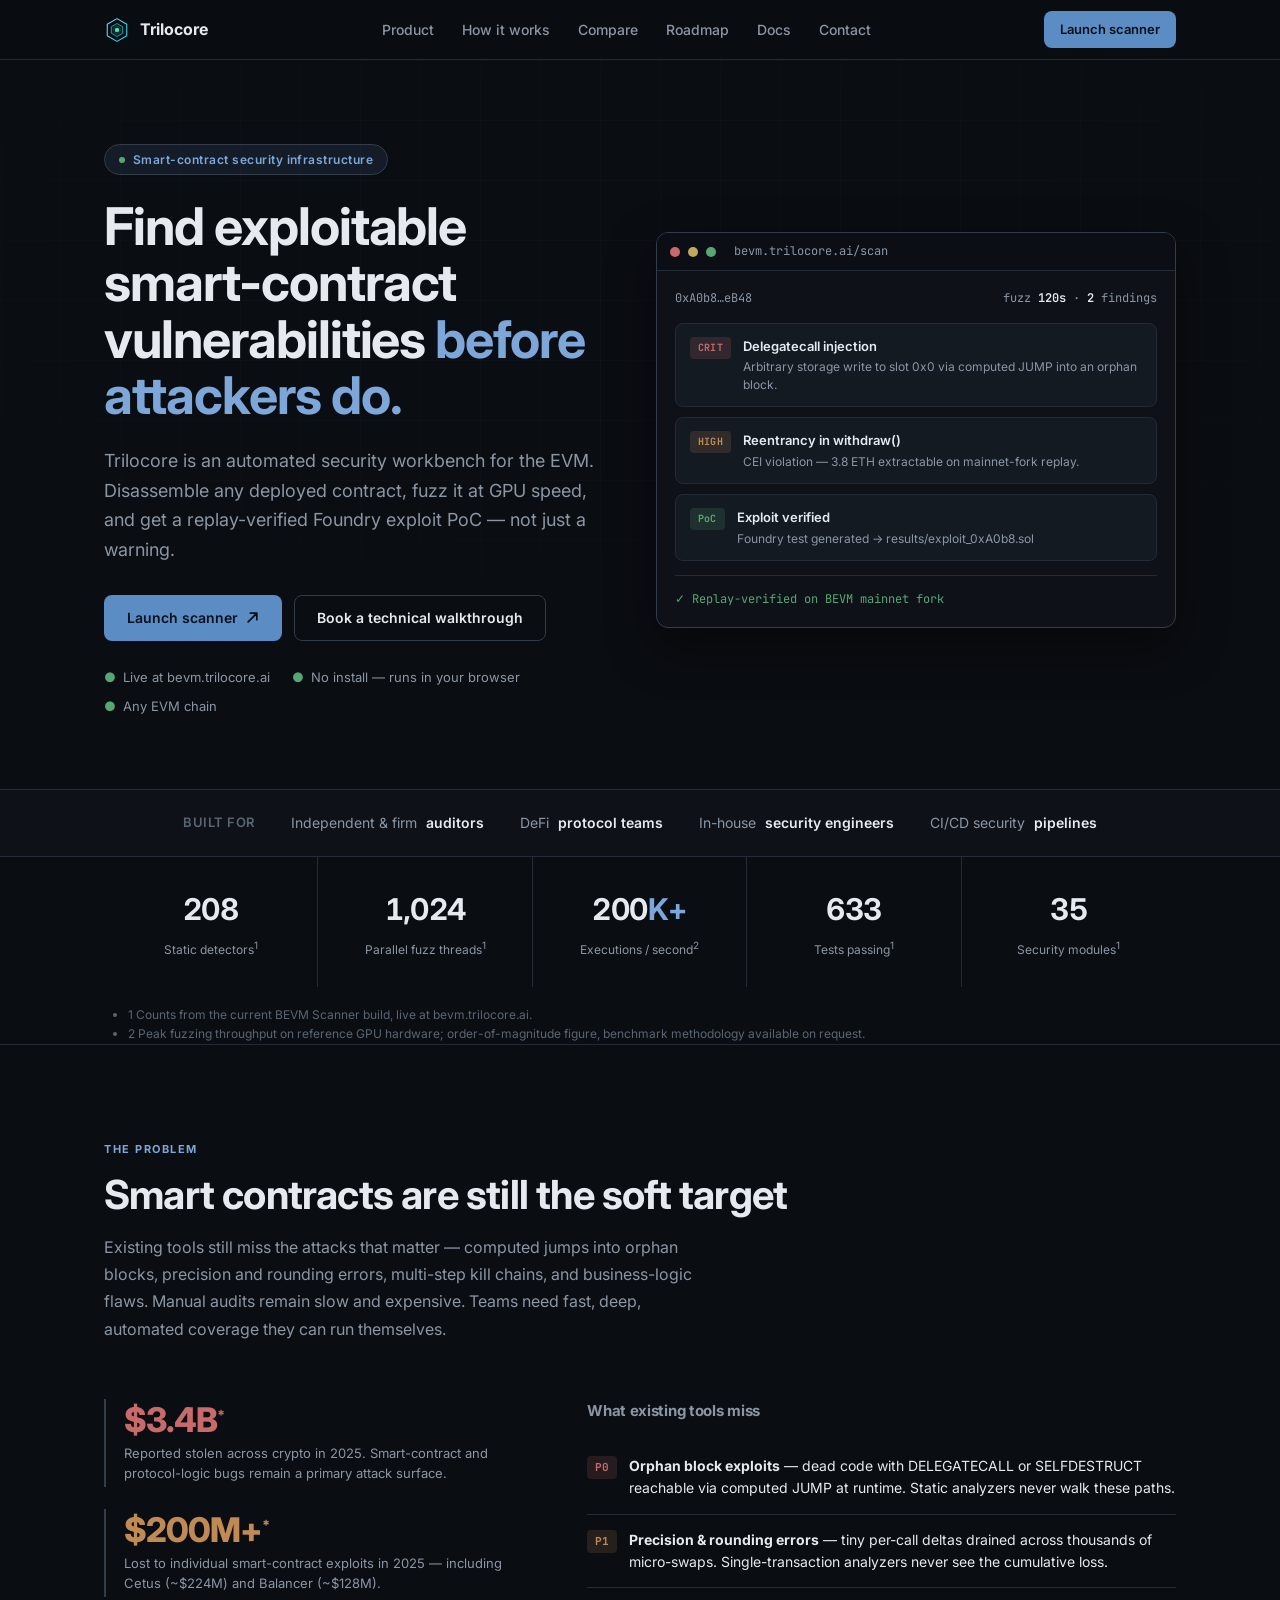
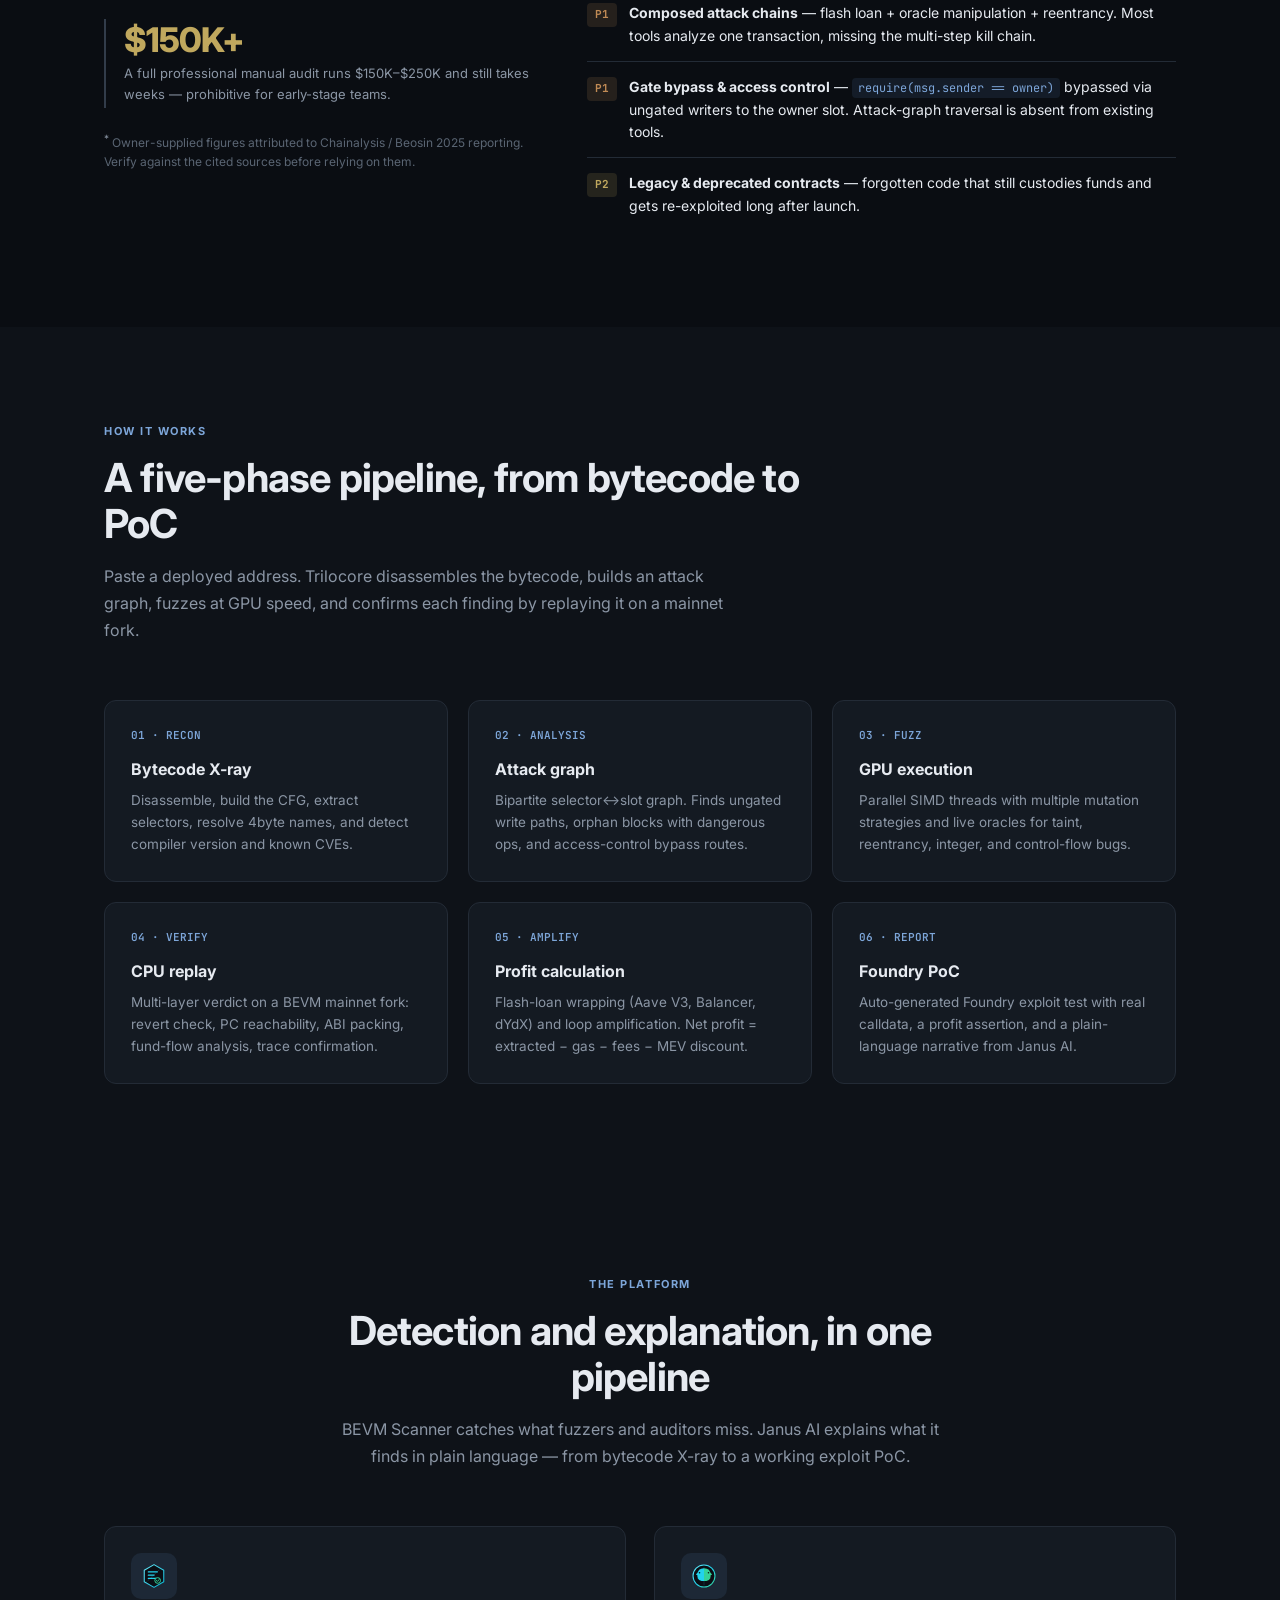
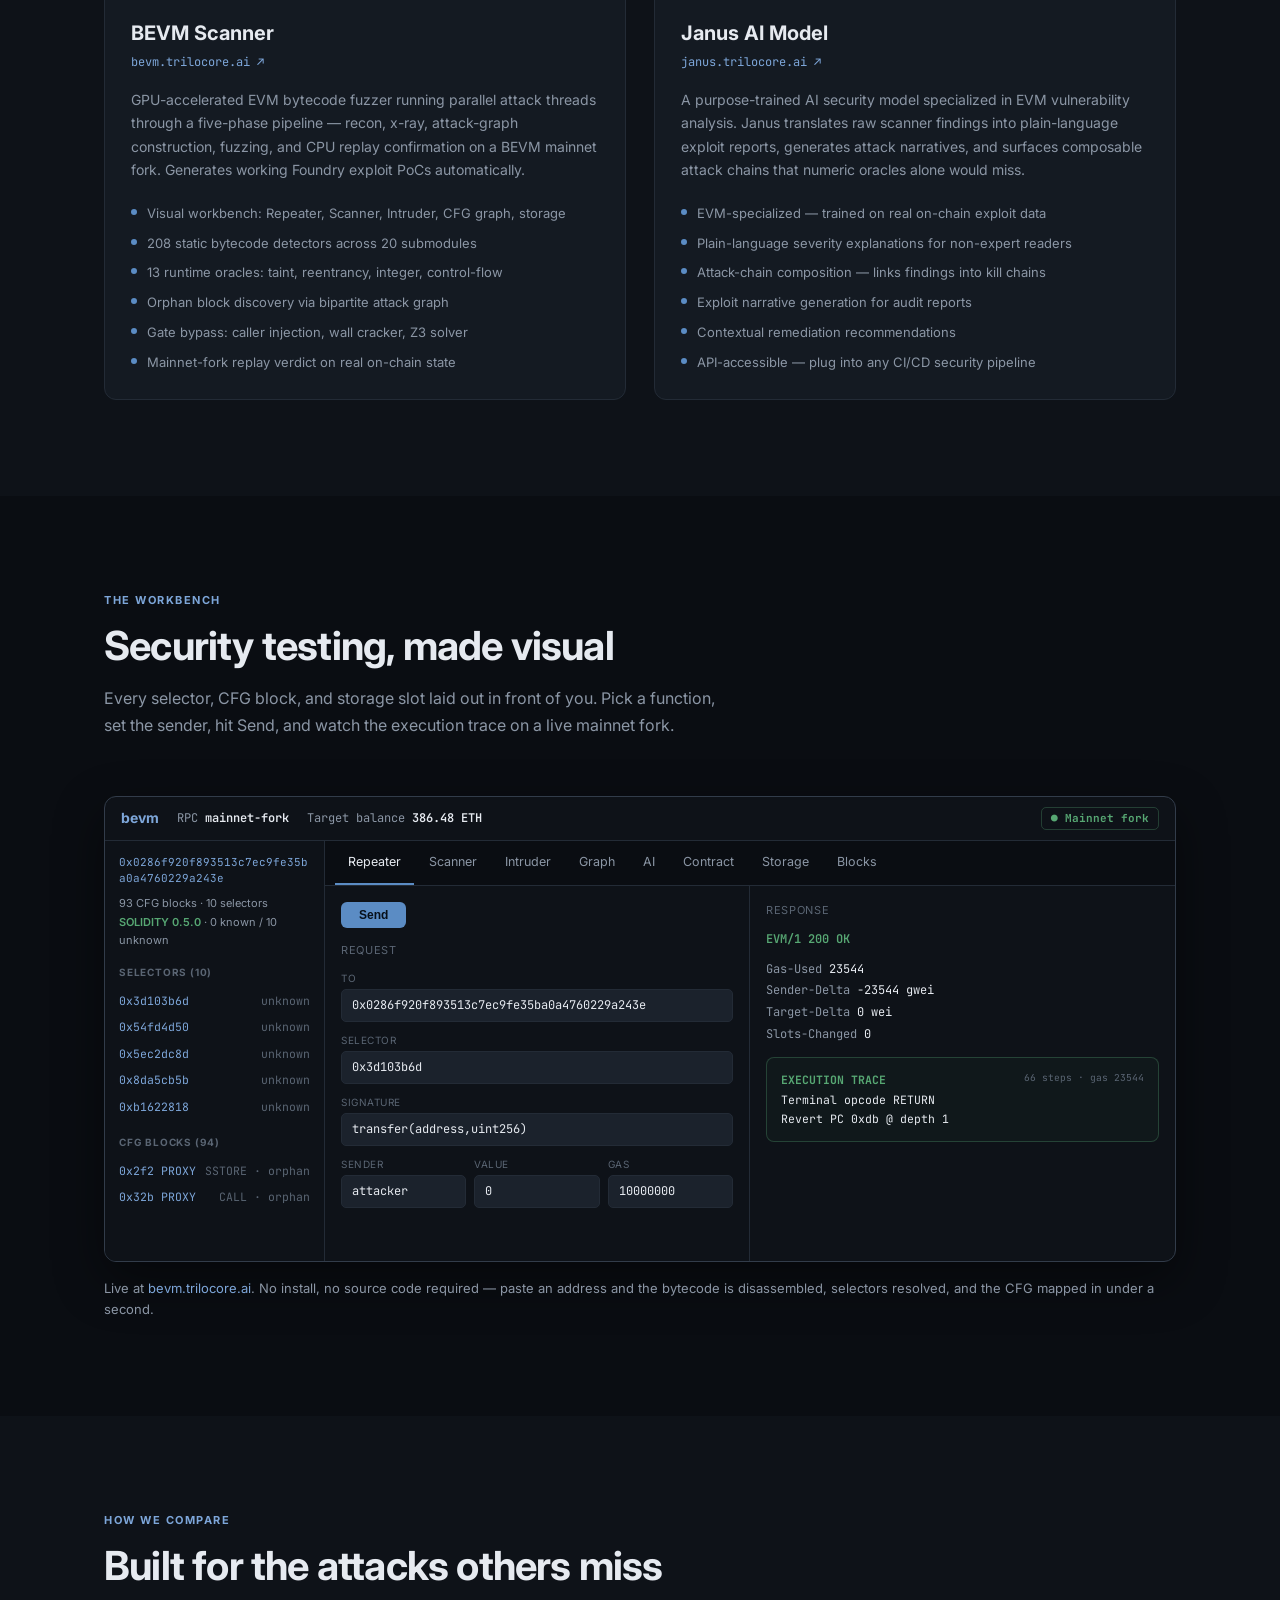
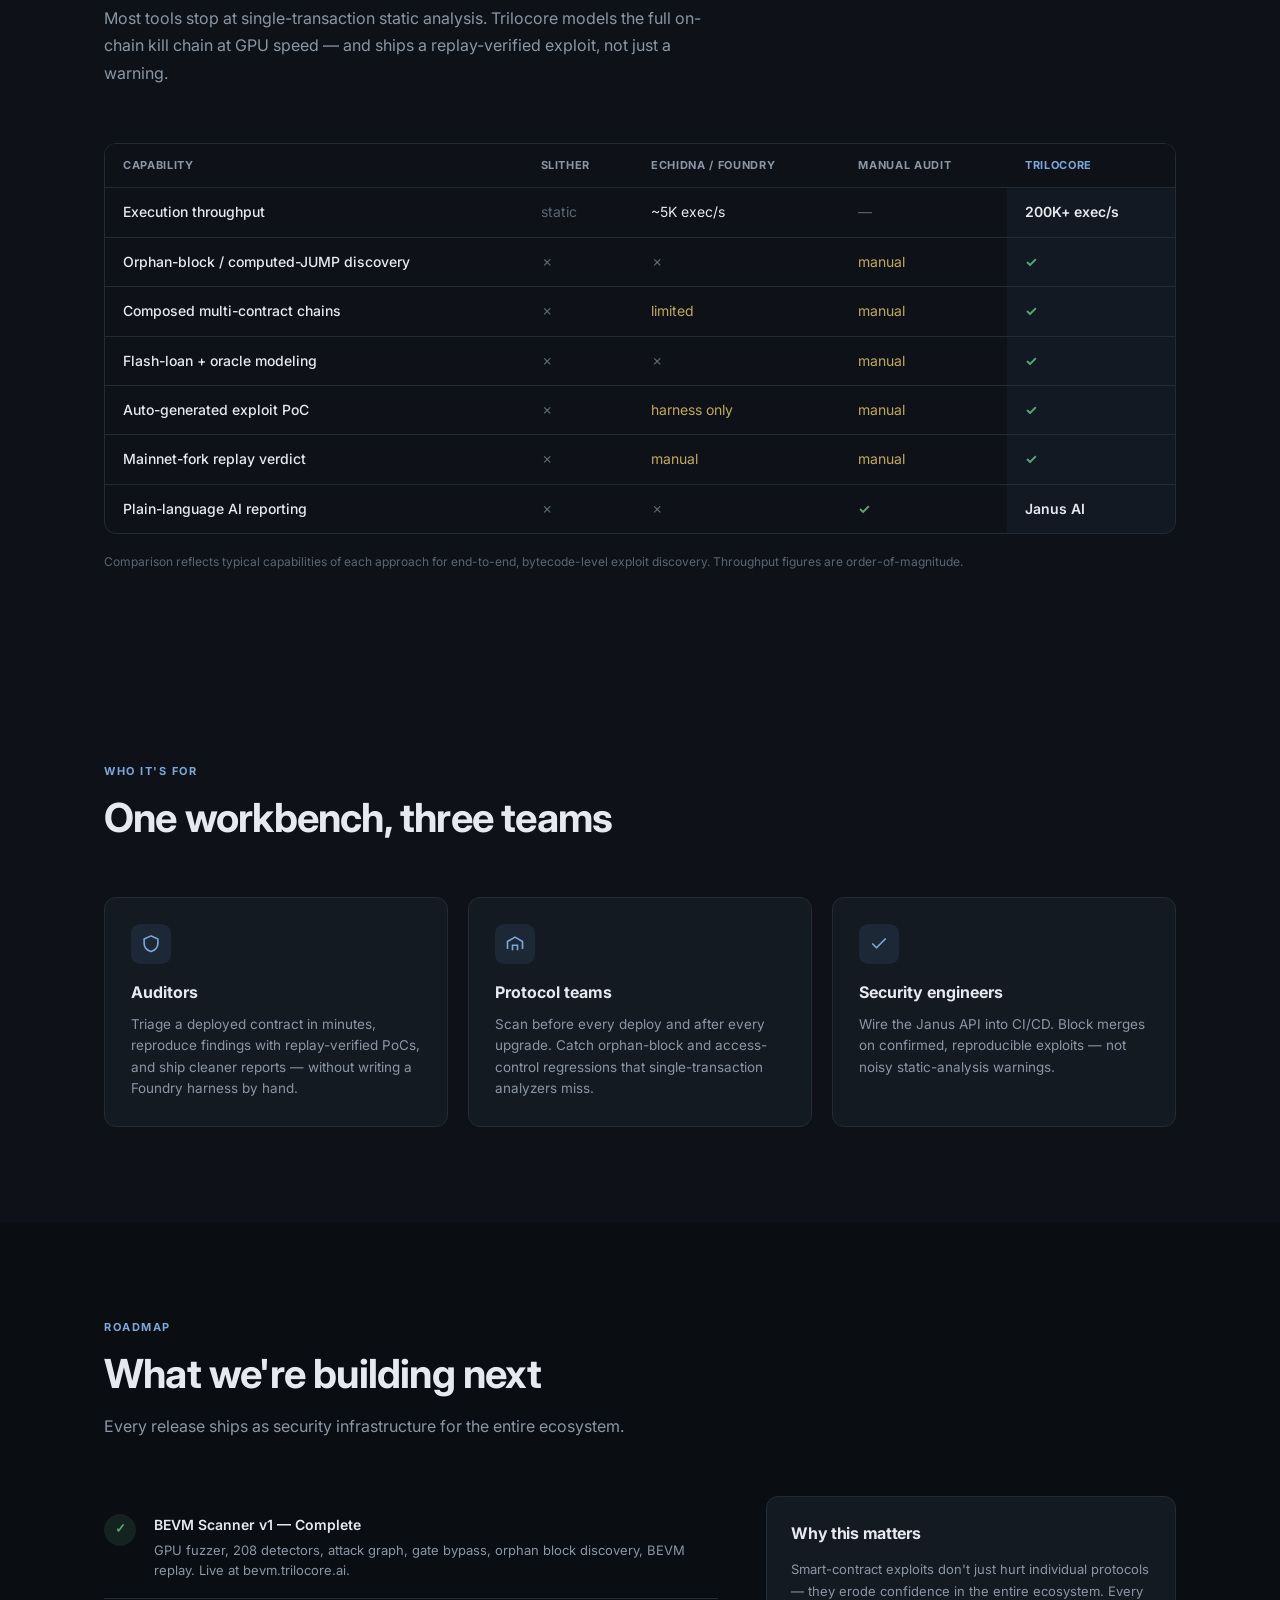
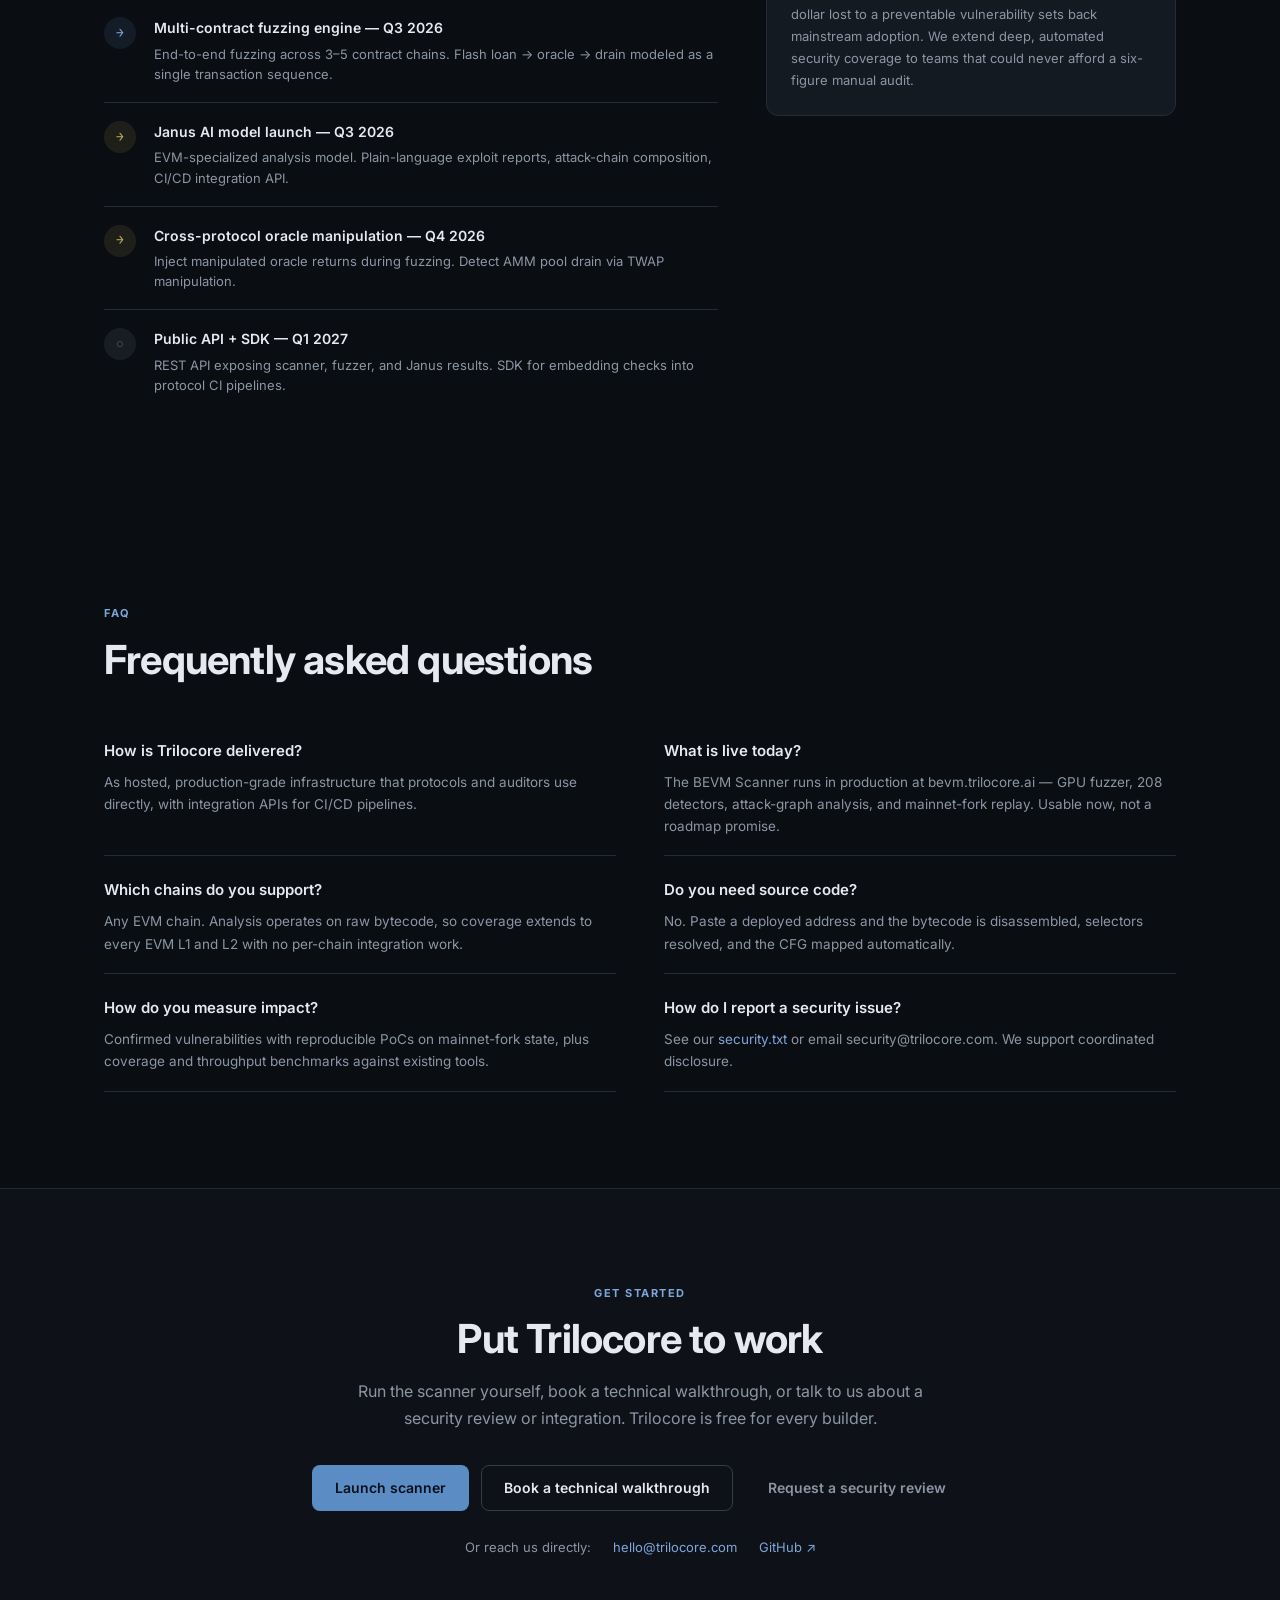
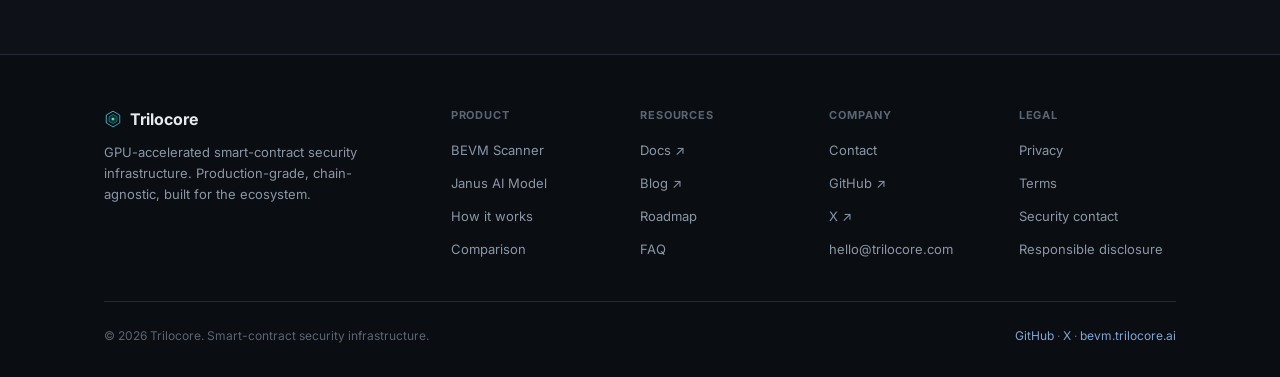
<file: index.html>
<!DOCTYPE html>
<html lang="en">
<head>
  <meta charset="UTF-8" />
  <meta name="viewport" content="width=device-width, initial-scale=1.0" />
  <title>Trilocore — Smart-Contract Security Infrastructure</title>
  <meta name="description" content="Trilocore finds exploitable smart-contract vulnerabilities before attackers do. A GPU-accelerated EVM fuzzer with an interactive security workbench, replay-verified exploit PoCs, and the Janus AI analysis model — built for auditors, protocols, and security teams." />
  <link rel="canonical" href="https://trilocore.com/" />
  <meta name="theme-color" content="#0a0d12" />
  <link rel="icon" type="image/svg+xml" href="/favicon.svg" />
  <link rel="apple-touch-icon" href="/favicon.svg" />

  <!-- Open Graph -->
  <meta property="og:type" content="website" />
  <meta property="og:site_name" content="Trilocore" />
  <meta property="og:title" content="Trilocore — Smart-Contract Security Infrastructure" />
  <meta property="og:description" content="Find exploitable smart-contract vulnerabilities before attackers do. GPU-accelerated EVM fuzzer, visual security workbench, and replay-verified exploit PoCs." />
  <meta property="og:url" content="https://trilocore.com/" />
  <meta property="og:image" content="https://trilocore.com/og-image.png" />
  <meta property="og:image:width" content="1200" />
  <meta property="og:image:height" content="630" />
  <meta property="og:image:alt" content="Trilocore — Smart-Contract Security Infrastructure" />

  <!-- Twitter -->
  <meta name="twitter:card" content="summary_large_image" />
  <meta name="twitter:title" content="Trilocore — Smart-Contract Security Infrastructure" />
  <meta name="twitter:description" content="GPU-accelerated EVM fuzzer + AI-powered vulnerability detection with replay-verified exploit PoCs." />
  <meta name="twitter:image" content="https://trilocore.com/og-image.png" />

  <link rel="preconnect" href="https://fonts.googleapis.com" />
  <link rel="preconnect" href="https://fonts.gstatic.com" crossorigin />
  <link href="https://fonts.googleapis.com/css2?family=Inter:wght@400;500;600;700;800&family=JetBrains+Mono:wght@400;500;600&display=swap" rel="stylesheet" />

  <link rel="stylesheet" href="/assets/css/styles.css" />

  <!-- Structured data: Organization + flagship product -->
  <script type="application/ld+json">
  {
    "@context": "https://schema.org",
    "@graph": [
      {
        "@type": "Organization",
        "name": "Trilocore",
        "url": "https://trilocore.com",
        "email": "hello@trilocore.com",
        "description": "GPU-accelerated smart-contract security infrastructure — EVM fuzzer, vulnerability detectors, and the Janus AI analysis model.",
        "sameAs": ["https://bevm.trilocore.ai", "https://janus.trilocore.ai", "https://github.com/trilocore", "https://x.com/trilocore"]
      },
      {
        "@type": "SoftwareApplication",
        "name": "BEVM Scanner",
        "applicationCategory": "SecurityApplication",
        "operatingSystem": "Web",
        "url": "https://bevm.trilocore.ai",
        "description": "GPU-accelerated EVM bytecode fuzzer: parallel execution, attack-graph analysis, orphan-block discovery, and automatic Foundry exploit PoC generation."
      }
    ]
  }
  </script>
</head>
<body>

<!-- ── Navigation ─────────────────────────────────────────────────────── -->
<nav>
  <div class="nav-inner">
    <a class="nav-logo" href="/" aria-label="Trilocore home">
      <img src="/trilocore-mark-terminal.svg" alt="" width="26" height="26" />
      Trilocore
    </a>
    <ul class="nav-links">
      <li><a href="#product">Product</a></li>
      <li><a href="#how">How it works</a></li>
      <li><a href="#compare">Compare</a></li>
      <li><a href="#roadmap">Roadmap</a></li>
      <li><a href="https://doc.trilocore.com" target="_blank" rel="noopener">Docs</a></li>
      <li><a href="#contact">Contact</a></li>
    </ul>
    <a href="https://bevm.trilocore.ai/" target="_blank" rel="noopener" class="nav-cta">Launch scanner</a>
  </div>
</nav>

<!-- ── Hero ───────────────────────────────────────────────────────────── -->
<header class="hero">
  <div class="container hero-inner">
    <div>
      <div class="hero-badge"><span class="dot"></span> Smart-contract security infrastructure</div>
      <h1>Find exploitable smart-contract vulnerabilities <span class="hl">before attackers do.</span></h1>
      <p class="hero-sub">
        Trilocore is an automated security workbench for the EVM. Disassemble any deployed
        contract, fuzz it at GPU speed, and get a replay-verified Foundry exploit PoC —
        not just a warning.
      </p>
      <div class="hero-actions">
        <a href="https://bevm.trilocore.ai/" target="_blank" rel="noopener" class="btn btn-primary">
          Launch scanner
          <svg width="13" height="13" viewBox="0 0 12 12" fill="none" aria-hidden="true"><path d="M2 10L10 2M10 2H4M10 2v6" stroke="currentColor" stroke-width="1.6" stroke-linecap="round" stroke-linejoin="round"/></svg>
        </a>
        <a href="#contact" class="btn btn-secondary">Book a technical walkthrough</a>
      </div>
      <div class="hero-meta">
        <span><span class="ok">●</span> Live at bevm.trilocore.ai</span>
        <span><span class="ok">●</span> No install — runs in your browser</span>
        <span><span class="ok">●</span> Any EVM chain</span>
      </div>
    </div>

    <!-- Product preview (scan result) -->
    <div class="preview reveal reveal-d1" aria-label="Scan result preview">
      <div class="preview-chrome">
        <span class="dot r"></span><span class="dot y"></span><span class="dot g"></span>
        <span class="preview-url">bevm.trilocore.ai/scan</span>
      </div>
      <div class="preview-body">
        <div class="preview-row">
          <span>0xA0b8…eB48</span>
          <span>fuzz <b>120s</b> · <b>2</b> findings</span>
        </div>
        <div class="finding">
          <span class="sev sev-crit">CRIT</span>
          <div>
            <div class="finding-t">Delegatecall injection</div>
            <div class="finding-d">Arbitrary storage write to slot 0x0 via computed JUMP into an orphan block.</div>
          </div>
        </div>
        <div class="finding">
          <span class="sev sev-high">HIGH</span>
          <div>
            <div class="finding-t">Reentrancy in withdraw()</div>
            <div class="finding-d">CEI violation — 3.8 ETH extractable on mainnet-fork replay.</div>
          </div>
        </div>
        <div class="finding">
          <span class="sev sev-pass">PoC</span>
          <div>
            <div class="finding-t">Exploit verified</div>
            <div class="finding-d">Foundry test generated → results/exploit_0xA0b8.sol</div>
          </div>
        </div>
        <div class="preview-foot">✓ Replay-verified on BEVM mainnet fork</div>
      </div>
    </div>
  </div>
</header>

<!-- ── Audience strip ─────────────────────────────────────────────────── -->
<div class="strip">
  <div class="container strip-inner">
    <span class="strip-lead">BUILT FOR</span>
    <span class="strip-item">Independent &amp; firm <b>auditors</b></span>
    <span class="strip-item">DeFi <b>protocol teams</b></span>
    <span class="strip-item">In-house <b>security engineers</b></span>
    <span class="strip-item">CI/CD security <b>pipelines</b></span>
  </div>
</div>

<!-- ── Stats ──────────────────────────────────────────────────────────── -->
<div class="stats">
  <div class="container">
    <div class="stats-grid">
      <div class="stat">
        <div class="stat-num"><span class="counter" data-target="208">0</span></div>
        <div class="stat-label">Static detectors<sup>1</sup></div>
      </div>
      <div class="stat">
        <div class="stat-num"><span class="counter" data-target="1024">0</span></div>
        <div class="stat-label">Parallel fuzz threads<sup>1</sup></div>
      </div>
      <div class="stat">
        <div class="stat-num"><span class="counter" data-target="200">0</span><span class="u">K+</span></div>
        <div class="stat-label">Executions / second<sup>2</sup></div>
      </div>
      <div class="stat">
        <div class="stat-num"><span class="counter" data-target="633">0</span></div>
        <div class="stat-label">Tests passing<sup>1</sup></div>
      </div>
      <div class="stat">
        <div class="stat-num"><span class="counter" data-target="35">0</span></div>
        <div class="stat-label">Security modules<sup>1</sup></div>
      </div>
    </div>
    <ul class="container footnote footnote-list">
      <li><span class="fn-mark">1</span> Counts from the current BEVM Scanner build, live at bevm.trilocore.ai.</li>
      <li><span class="fn-mark">2</span> Peak fuzzing throughput on reference GPU hardware; order-of-magnitude figure, benchmark methodology available on request.</li>
    </ul>
  </div>
</div>

<!-- ── Problem ────────────────────────────────────────────────────────── -->
<section class="section" id="problem">
  <div class="container">
    <div class="section-head reveal">
      <div class="eyebrow">The problem</div>
      <h2 class="section-title">Smart contracts are still the soft target</h2>
      <p class="section-body">
        Existing tools still miss the attacks that matter — computed jumps into orphan blocks,
        precision and rounding errors, multi-step kill chains, and business-logic flaws. Manual
        audits remain slow and expensive. Teams need fast, deep, automated coverage they can run
        themselves.
      </p>
    </div>

    <div class="problem-grid">
      <div class="reveal">
        <div class="stat-card">
          <div class="big red">$3.4B<sup style="font-size:14px;">*</sup></div>
          <div class="desc">Reported stolen across crypto in 2025. Smart-contract and protocol-logic bugs remain a primary attack surface.</div>
        </div>
        <div class="stat-card">
          <div class="big orange">$200M+<sup style="font-size:14px;">*</sup></div>
          <div class="desc">Lost to individual smart-contract exploits in 2025 — including Cetus (~$224M) and Balancer (~$128M).</div>
        </div>
        <div class="stat-card">
          <div class="big yellow">$150K+</div>
          <div class="desc">A full professional manual audit runs $150K–$250K and still takes weeks — prohibitive for early-stage teams.</div>
        </div>
        <p class="footnote"><sup>*</sup> Owner-supplied figures attributed to Chainalysis / Beosin 2025 reporting. Verify against the cited sources before relying on them.</p>
      </div>

      <div class="reveal reveal-d1">
        <h3 style="font-size:15px;font-weight:700;margin-bottom:18px;color:var(--muted);">What existing tools miss</h3>
        <ul class="gap-list">
          <li><span class="tag tag-p0">P0</span><div><strong>Orphan block exploits</strong> — dead code with DELEGATECALL or SELFDESTRUCT reachable via computed JUMP at runtime. Static analyzers never walk these paths.</div></li>
          <li><span class="tag tag-p1">P1</span><div><strong>Precision &amp; rounding errors</strong> — tiny per-call deltas drained across thousands of micro-swaps. Single-transaction analyzers never see the cumulative loss.</div></li>
          <li><span class="tag tag-p1">P1</span><div><strong>Composed attack chains</strong> — flash loan + oracle manipulation + reentrancy. Most tools analyze one transaction, missing the multi-step kill chain.</div></li>
          <li><span class="tag tag-p1">P1</span><div><strong>Gate bypass &amp; access control</strong> — <code>require(msg.sender == owner)</code> bypassed via ungated writers to the owner slot. Attack-graph traversal is absent from existing tools.</div></li>
          <li><span class="tag tag-p2">P2</span><div><strong>Legacy &amp; deprecated contracts</strong> — forgotten code that still custodies funds and gets re-exploited long after launch.</div></li>
        </ul>
      </div>
    </div>
  </div>
</section>

<!-- ── How it works ───────────────────────────────────────────────────── -->
<section class="section" id="how" style="background:var(--surface);">
  <div class="container">
    <div class="section-head reveal">
      <div class="eyebrow">How it works</div>
      <h2 class="section-title">A five-phase pipeline, from bytecode to PoC</h2>
      <p class="section-body">
        Paste a deployed address. Trilocore disassembles the bytecode, builds an attack graph,
        fuzzes at GPU speed, and confirms each finding by replaying it on a mainnet fork.
      </p>
    </div>
    <div class="grid-3">
      <div class="card reveal"><div class="card-eyebrow">01 · RECON</div><div class="card-title">Bytecode X-ray</div><div class="card-body">Disassemble, build the CFG, extract selectors, resolve 4byte names, and detect compiler version and known CVEs.</div></div>
      <div class="card reveal reveal-d1"><div class="card-eyebrow">02 · ANALYSIS</div><div class="card-title">Attack graph</div><div class="card-body">Bipartite selector↔slot graph. Finds ungated write paths, orphan blocks with dangerous ops, and access-control bypass routes.</div></div>
      <div class="card reveal reveal-d2"><div class="card-eyebrow">03 · FUZZ</div><div class="card-title">GPU execution</div><div class="card-body">Parallel SIMD threads with multiple mutation strategies and live oracles for taint, reentrancy, integer, and control-flow bugs.</div></div>
      <div class="card reveal"><div class="card-eyebrow">04 · VERIFY</div><div class="card-title">CPU replay</div><div class="card-body">Multi-layer verdict on a BEVM mainnet fork: revert check, PC reachability, ABI packing, fund-flow analysis, trace confirmation.</div></div>
      <div class="card reveal reveal-d1"><div class="card-eyebrow">05 · AMPLIFY</div><div class="card-title">Profit calculation</div><div class="card-body">Flash-loan wrapping (Aave V3, Balancer, dYdX) and loop amplification. Net profit = extracted − gas − fees − MEV discount.</div></div>
      <div class="card reveal reveal-d2"><div class="card-eyebrow">06 · REPORT</div><div class="card-title">Foundry PoC</div><div class="card-body">Auto-generated Foundry exploit test with real calldata, a profit assertion, and a plain-language narrative from Janus AI.</div></div>
    </div>
  </div>
</section>

<!-- ── Products ───────────────────────────────────────────────────────── -->
<section class="section products" id="product">
  <div class="container">
    <div class="section-head center reveal">
      <div class="eyebrow">The platform</div>
      <h2 class="section-title">Detection and explanation, in one pipeline</h2>
      <p class="section-body">
        BEVM Scanner catches what fuzzers and auditors miss. Janus AI explains what it finds in
        plain language — from bytecode X-ray to a working exploit PoC.
      </p>
    </div>

    <div class="grid-2">
      <div class="card reveal">
        <div class="product-icon"><img src="/bevm-mark-terminal.svg" alt="" width="26" height="26" /></div>
        <div class="product-name">BEVM Scanner</div>
        <div class="product-url"><a href="https://bevm.trilocore.ai/" target="_blank" rel="noopener">bevm.trilocore.ai ↗</a></div>
        <div class="product-desc">
          GPU-accelerated EVM bytecode fuzzer running parallel attack threads through a five-phase
          pipeline — recon, x-ray, attack-graph construction, fuzzing, and CPU replay confirmation
          on a BEVM mainnet fork. Generates working Foundry exploit PoCs automatically.
        </div>
        <ul class="feature-list">
          <li>Visual workbench: Repeater, Scanner, Intruder, CFG graph, storage</li>
          <li>208 static bytecode detectors across 20 submodules</li>
          <li>13 runtime oracles: taint, reentrancy, integer, control-flow</li>
          <li>Orphan block discovery via bipartite attack graph</li>
          <li>Gate bypass: caller injection, wall cracker, Z3 solver</li>
          <li>Mainnet-fork replay verdict on real on-chain state</li>
        </ul>
      </div>

      <div class="card reveal reveal-d1">
        <div class="product-icon"><img src="/janus-mark-terminal.svg" alt="" width="26" height="26" /></div>
        <div class="product-name">Janus AI Model</div>
        <div class="product-url"><a href="https://janus.trilocore.ai/" target="_blank" rel="noopener">janus.trilocore.ai ↗</a></div>
        <div class="product-desc">
          A purpose-trained AI security model specialized in EVM vulnerability analysis. Janus
          translates raw scanner findings into plain-language exploit reports, generates attack
          narratives, and surfaces composable attack chains that numeric oracles alone would miss.
        </div>
        <ul class="feature-list">
          <li>EVM-specialized — trained on real on-chain exploit data</li>
          <li>Plain-language severity explanations for non-expert readers</li>
          <li>Attack-chain composition — links findings into kill chains</li>
          <li>Exploit narrative generation for audit reports</li>
          <li>Contextual remediation recommendations</li>
          <li>API-accessible — plug into any CI/CD security pipeline</li>
        </ul>
      </div>
    </div>
  </div>
</section>

<!-- ── Workbench preview ──────────────────────────────────────────────── -->
<section class="section workbench" id="workbench">
  <div class="container">
    <div class="section-head reveal">
      <div class="eyebrow">The workbench</div>
      <h2 class="section-title">Security testing, made visual</h2>
      <p class="section-body">
        Every selector, CFG block, and storage slot laid out in front of you. Pick a function,
        set the sender, hit Send, and watch the execution trace on a live mainnet fork.
      </p>
    </div>

    <div class="wb-frame reveal reveal-d1">
      <div class="wb-top">
        <span class="wb-brand">bevm</span>
        <span>RPC <b>mainnet-fork</b></span>
        <span>Target balance <b>386.48 ETH</b></span>
        <span class="wb-pill">● Mainnet fork</span>
      </div>
      <div class="wb-body">
        <aside class="wb-side">
          <div class="wb-addr">0x0286f920f893513c7ec9fe35ba0a4760229a243e</div>
          <div class="wb-meta">93 CFG blocks · 10 selectors<br /><span class="sol">SOLIDITY 0.5.0</span> · 0 known / 10 unknown</div>
          <div class="wb-grouphdr">Selectors (10)</div>
          <div class="wb-sel"><span>0x3d103b6d</span><span class="t">unknown</span></div>
          <div class="wb-sel"><span>0x54fd4d50</span><span class="t">unknown</span></div>
          <div class="wb-sel"><span>0x5ec2dc8d</span><span class="t">unknown</span></div>
          <div class="wb-sel"><span>0x8da5cb5b</span><span class="t">unknown</span></div>
          <div class="wb-sel"><span>0xb1622818</span><span class="t">unknown</span></div>
          <div class="wb-grouphdr">CFG Blocks (94)</div>
          <div class="wb-sel"><span>0x2f2 PROXY</span><span class="t">SSTORE · orphan</span></div>
          <div class="wb-sel"><span>0x32b PROXY</span><span class="t">CALL · orphan</span></div>
        </aside>
        <div class="wb-main">
          <div class="wb-tabbar">
            <div class="wb-tab active">Repeater</div>
            <div class="wb-tab">Scanner</div>
            <div class="wb-tab">Intruder</div>
            <div class="wb-tab">Graph</div>
            <div class="wb-tab">AI</div>
            <div class="wb-tab">Contract</div>
            <div class="wb-tab">Storage</div>
            <div class="wb-tab">Blocks</div>
          </div>
          <div class="wb-panes">
            <div class="wb-req">
              <button class="wb-send" type="button">Send</button>
              <div class="wb-panehdr">Request</div>
              <div class="wb-field"><label>To</label><div class="wb-input">0x0286f920f893513c7ec9fe35ba0a4760229a243e</div></div>
              <div class="wb-field"><label>Selector</label><div class="wb-input">0x3d103b6d</div></div>
              <div class="wb-field"><label>Signature</label><div class="wb-input">transfer(address,uint256)</div></div>
              <div class="wb-row3">
                <div class="wb-field"><label>Sender</label><div class="wb-input">attacker</div></div>
                <div class="wb-field"><label>Value</label><div class="wb-input">0</div></div>
                <div class="wb-field"><label>Gas</label><div class="wb-input">10000000</div></div>
              </div>
            </div>
            <div class="wb-res">
              <div class="wb-panehdr">Response</div>
              <div class="wb-ok">EVM/1 200 OK</div>
              <div class="wb-kv">
                Gas-Used <span class="v">23544</span><br />
                Sender-Delta <span class="v">−23544 gwei</span><br />
                Target-Delta <span class="v">0 wei</span><br />
                Slots-Changed <span class="v">0</span>
              </div>
              <div class="wb-trace">
                <div class="h">EXECUTION TRACE <small>66 steps · gas 23544</small></div>
                Terminal opcode RETURN<br />
                Revert PC <span style="color:var(--text)">0xdb @ depth 1</span>
              </div>
            </div>
          </div>
        </div>
      </div>
    </div>

    <p class="wb-caption reveal reveal-d2">
      Live at <a href="https://bevm.trilocore.ai/" target="_blank" rel="noopener">bevm.trilocore.ai</a>.
      No install, no source code required — paste an address and the bytecode is disassembled,
      selectors resolved, and the CFG mapped in under a second.
    </p>
  </div>
</section>

<!-- ── Comparison ─────────────────────────────────────────────────────── -->
<section class="section" id="compare" style="background:var(--surface);">
  <div class="container">
    <div class="section-head reveal">
      <div class="eyebrow">How we compare</div>
      <h2 class="section-title">Built for the attacks others miss</h2>
      <p class="section-body">
        Most tools stop at single-transaction static analysis. Trilocore models the full on-chain
        kill chain at GPU speed — and ships a replay-verified exploit, not just a warning.
      </p>
    </div>

    <div class="compare-wrap reveal reveal-d1">
      <table class="compare">
        <thead>
          <tr>
            <th>Capability</th>
            <th>Slither</th>
            <th>Echidna / Foundry</th>
            <th>Manual audit</th>
            <th class="us">Trilocore</th>
          </tr>
        </thead>
        <tbody>
          <tr><td class="feat">Execution throughput</td><td class="no">static</td><td>~5K&nbsp;exec/s</td><td class="no">—</td><td class="us">200K+&nbsp;exec/s</td></tr>
          <tr><td class="feat">Orphan-block / computed-JUMP discovery</td><td class="no">✗</td><td class="no">✗</td><td class="partial">manual</td><td class="us"><span class="yes">✓</span></td></tr>
          <tr><td class="feat">Composed multi-contract chains</td><td class="no">✗</td><td class="partial">limited</td><td class="partial">manual</td><td class="us"><span class="yes">✓</span></td></tr>
          <tr><td class="feat">Flash-loan + oracle modeling</td><td class="no">✗</td><td class="no">✗</td><td class="partial">manual</td><td class="us"><span class="yes">✓</span></td></tr>
          <tr><td class="feat">Auto-generated exploit PoC</td><td class="no">✗</td><td class="partial">harness only</td><td class="partial">manual</td><td class="us"><span class="yes">✓</span></td></tr>
          <tr><td class="feat">Mainnet-fork replay verdict</td><td class="no">✗</td><td class="partial">manual</td><td class="partial">manual</td><td class="us"><span class="yes">✓</span></td></tr>
          <tr><td class="feat">Plain-language AI reporting</td><td class="no">✗</td><td class="no">✗</td><td class="yes">✓</td><td class="us">Janus AI</td></tr>
        </tbody>
      </table>
    </div>
    <p class="footnote">
      Comparison reflects typical capabilities of each approach for end-to-end, bytecode-level
      exploit discovery. Throughput figures are order-of-magnitude.
    </p>
  </div>
</section>

<!-- ── Who it's for ───────────────────────────────────────────────────── -->
<section class="section audience" id="who">
  <div class="container">
    <div class="section-head reveal">
      <div class="eyebrow">Who it's for</div>
      <h2 class="section-title">One workbench, three teams</h2>
    </div>
    <div class="grid-3">
      <div class="card aud-card reveal">
        <div class="ico"><svg width="20" height="20" viewBox="0 0 16 16" fill="none"><path d="M8 1.5l5.5 2.5v3.5c0 3.2-2.3 5.4-5.5 6.5-3.2-1.1-5.5-3.3-5.5-6.5V4L8 1.5z" stroke="#7da6d9" stroke-width="1.3" stroke-linejoin="round"/></svg></div>
        <div class="card-title">Auditors</div>
        <div class="card-body">Triage a deployed contract in minutes, reproduce findings with replay-verified PoCs, and ship cleaner reports — without writing a Foundry harness by hand.</div>
      </div>
      <div class="card aud-card reveal reveal-d1">
        <div class="ico"><svg width="20" height="20" viewBox="0 0 16 16" fill="none"><path d="M2 12V6l6-3.5L14 6v6" stroke="#7da6d9" stroke-width="1.3" stroke-linejoin="round"/><path d="M6 13V9h4v4" stroke="#7da6d9" stroke-width="1.3"/></svg></div>
        <div class="card-title">Protocol teams</div>
        <div class="card-body">Scan before every deploy and after every upgrade. Catch orphan-block and access-control regressions that single-transaction analyzers miss.</div>
      </div>
      <div class="card aud-card reveal reveal-d2">
        <div class="ico"><svg width="20" height="20" viewBox="0 0 16 16" fill="none"><path d="M3 8l3 3 7-7" stroke="#7da6d9" stroke-width="1.4" stroke-linecap="round" stroke-linejoin="round"/></svg></div>
        <div class="card-title">Security engineers</div>
        <div class="card-body">Wire the Janus API into CI/CD. Block merges on confirmed, reproducible exploits — not noisy static-analysis warnings.</div>
      </div>
    </div>
  </div>
</section>

<!-- ── Roadmap ────────────────────────────────────────────────────────── -->
<section class="section" id="roadmap">
  <div class="container">
    <div class="section-head reveal">
      <div class="eyebrow">Roadmap</div>
      <h2 class="section-title">What we're building next</h2>
      <p class="section-body">Every release ships as security infrastructure for the entire ecosystem.</p>
    </div>

    <div class="roadmap-grid">
      <div class="reveal">
        <div class="milestone"><div class="ms-dot done">✓</div><div><div class="ms-title">BEVM Scanner v1 — Complete</div><div class="ms-body">GPU fuzzer, 208 detectors, attack graph, gate bypass, orphan block discovery, BEVM replay. Live at bevm.trilocore.ai.</div></div></div>
        <div class="milestone"><div class="ms-dot active">→</div><div><div class="ms-title">Multi-contract fuzzing engine — Q3 2026</div><div class="ms-body">End-to-end fuzzing across 3–5 contract chains. Flash loan → oracle → drain modeled as a single transaction sequence.</div></div></div>
        <div class="milestone"><div class="ms-dot next">→</div><div><div class="ms-title">Janus AI model launch — Q3 2026</div><div class="ms-body">EVM-specialized analysis model. Plain-language exploit reports, attack-chain composition, CI/CD integration API.</div></div></div>
        <div class="milestone"><div class="ms-dot next">→</div><div><div class="ms-title">Cross-protocol oracle manipulation — Q4 2026</div><div class="ms-body">Inject manipulated oracle returns during fuzzing. Detect AMM pool drain via TWAP manipulation.</div></div></div>
        <div class="milestone"><div class="ms-dot future">○</div><div><div class="ms-title">Public API + SDK — Q1 2027</div><div class="ms-body">REST API exposing scanner, fuzzer, and Janus results. SDK for embedding checks into protocol CI pipelines.</div></div></div>
      </div>

      <div class="reveal reveal-d1">
        <div class="aside-card">
          <h3>Why this matters</h3>
          <p>
            Smart-contract exploits don't just hurt individual protocols — they erode confidence in
            the entire ecosystem. Every dollar lost to a preventable vulnerability sets back
            mainstream adoption. We extend deep, automated security coverage to teams that could
            never afford a six-figure manual audit.
          </p>
        </div>
      </div>
    </div>
  </div>
</section>

<!-- ── FAQ ────────────────────────────────────────────────────────────── -->
<section class="section faq" id="faq">
  <div class="container">
    <div class="section-head reveal">
      <div class="eyebrow">FAQ</div>
      <h2 class="section-title">Frequently asked questions</h2>
    </div>
    <div class="faq-grid reveal reveal-d1">
      <div class="faq-item"><div class="faq-q">How is Trilocore delivered?</div><div class="faq-a">As hosted, production-grade infrastructure that protocols and auditors use directly, with integration APIs for CI/CD pipelines.</div></div>
      <div class="faq-item"><div class="faq-q">What is live today?</div><div class="faq-a">The BEVM Scanner runs in production at bevm.trilocore.ai — GPU fuzzer, 208 detectors, attack-graph analysis, and mainnet-fork replay. Usable now, not a roadmap promise.</div></div>
      <div class="faq-item"><div class="faq-q">Which chains do you support?</div><div class="faq-a">Any EVM chain. Analysis operates on raw bytecode, so coverage extends to every EVM L1 and L2 with no per-chain integration work.</div></div>
      <div class="faq-item"><div class="faq-q">Do you need source code?</div><div class="faq-a">No. Paste a deployed address and the bytecode is disassembled, selectors resolved, and the CFG mapped automatically.</div></div>
      <div class="faq-item"><div class="faq-q">How do you measure impact?</div><div class="faq-a">Confirmed vulnerabilities with reproducible PoCs on mainnet-fork state, plus coverage and throughput benchmarks against existing tools.</div></div>
      <div class="faq-item"><div class="faq-q">How do I report a security issue?</div><div class="faq-a">See our <a href="/.well-known/security.txt">security.txt</a> or email security@trilocore.com. We support coordinated disclosure.</div></div>
    </div>
  </div>
</section>

<!-- ── Contact / CTA ──────────────────────────────────────────────────── -->
<section class="section contact" id="contact">
  <div class="container contact-inner">
    <div class="reveal">
      <div class="eyebrow">Get started</div>
      <h2 class="section-title">Put Trilocore to work</h2>
      <p class="section-body" style="margin:0 auto;">
        Run the scanner yourself, book a technical walkthrough, or talk to us about a security
        review or integration. Trilocore is free for every builder.
      </p>
      <div class="cta-row">
        <a href="https://bevm.trilocore.ai/" target="_blank" rel="noopener" class="btn btn-primary">Launch scanner</a>
        <a href="mailto:hello@trilocore.com?subject=Technical%20walkthrough" class="btn btn-secondary">Book a technical walkthrough</a>
        <a href="mailto:hello@trilocore.com?subject=Security%20review" class="btn btn-ghost">Request a security review</a>
      </div>
      <div class="contact-alt">
        <span>Or reach us directly:</span>
        <a href="mailto:hello@trilocore.com">hello@trilocore.com</a>
        <a href="https://github.com/trilocore" target="_blank" rel="noopener">GitHub ↗</a>
      </div>
    </div>
  </div>
</section>

<!-- ── Footer ─────────────────────────────────────────────────────────── -->
<footer>
  <div class="container">
    <div class="footer-grid">
      <div>
        <div class="footer-brand">
          <img src="/trilocore-mark-terminal.svg" alt="" width="18" height="18" />
          Trilocore
        </div>
        <div class="footer-tagline">
          GPU-accelerated smart-contract security infrastructure. Production-grade, chain-agnostic,
          built for the ecosystem.
        </div>
      </div>
      <div>
        <div class="footer-col-title">Product</div>
        <ul class="footer-links">
          <li><a href="https://bevm.trilocore.ai/" target="_blank" rel="noopener">BEVM Scanner</a></li>
          <li><a href="https://janus.trilocore.ai/" target="_blank" rel="noopener">Janus AI Model</a></li>
          <li><a href="#how">How it works</a></li>
          <li><a href="#compare">Comparison</a></li>
        </ul>
      </div>
      <div>
        <div class="footer-col-title">Resources</div>
        <ul class="footer-links">
          <li><a href="https://doc.trilocore.com" target="_blank" rel="noopener">Docs ↗</a></li>
          <li><a href="https://blog.trilocore.com" target="_blank" rel="noopener">Blog ↗</a></li>
          <li><a href="#roadmap">Roadmap</a></li>
          <li><a href="#faq">FAQ</a></li>
        </ul>
      </div>
      <div>
        <div class="footer-col-title">Company</div>
        <ul class="footer-links">
          <li><a href="#contact">Contact</a></li>
          <li><a href="https://github.com/trilocore" target="_blank" rel="noopener">GitHub ↗</a></li>
          <li><a href="https://x.com/trilocore" target="_blank" rel="noopener">X ↗</a></li>
          <li><a href="mailto:hello@trilocore.com">hello@trilocore.com</a></li>
        </ul>
      </div>
      <div>
        <div class="footer-col-title">Legal</div>
        <ul class="footer-links">
          <li><a href="/privacy.html">Privacy</a></li>
          <li><a href="/terms.html">Terms</a></li>
          <li><a href="/.well-known/security.txt">Security contact</a></li>
          <li><a href="/.well-known/security.txt">Responsible disclosure</a></li>
        </ul>
      </div>
    </div>

    <div class="footer-bottom">
      <span>© <span id="year">2026</span> Trilocore. Smart-contract security infrastructure.</span>
      <span>
        <a href="https://github.com/trilocore" target="_blank" rel="noopener">GitHub</a> ·
        <a href="https://x.com/trilocore" target="_blank" rel="noopener">X</a> ·
        <a href="https://bevm.trilocore.ai/" target="_blank" rel="noopener">bevm.trilocore.ai</a>
      </span>
    </div>
  </div>
</footer>

<script src="/assets/js/main.js" defer></script>
</body>
</html>
</file>
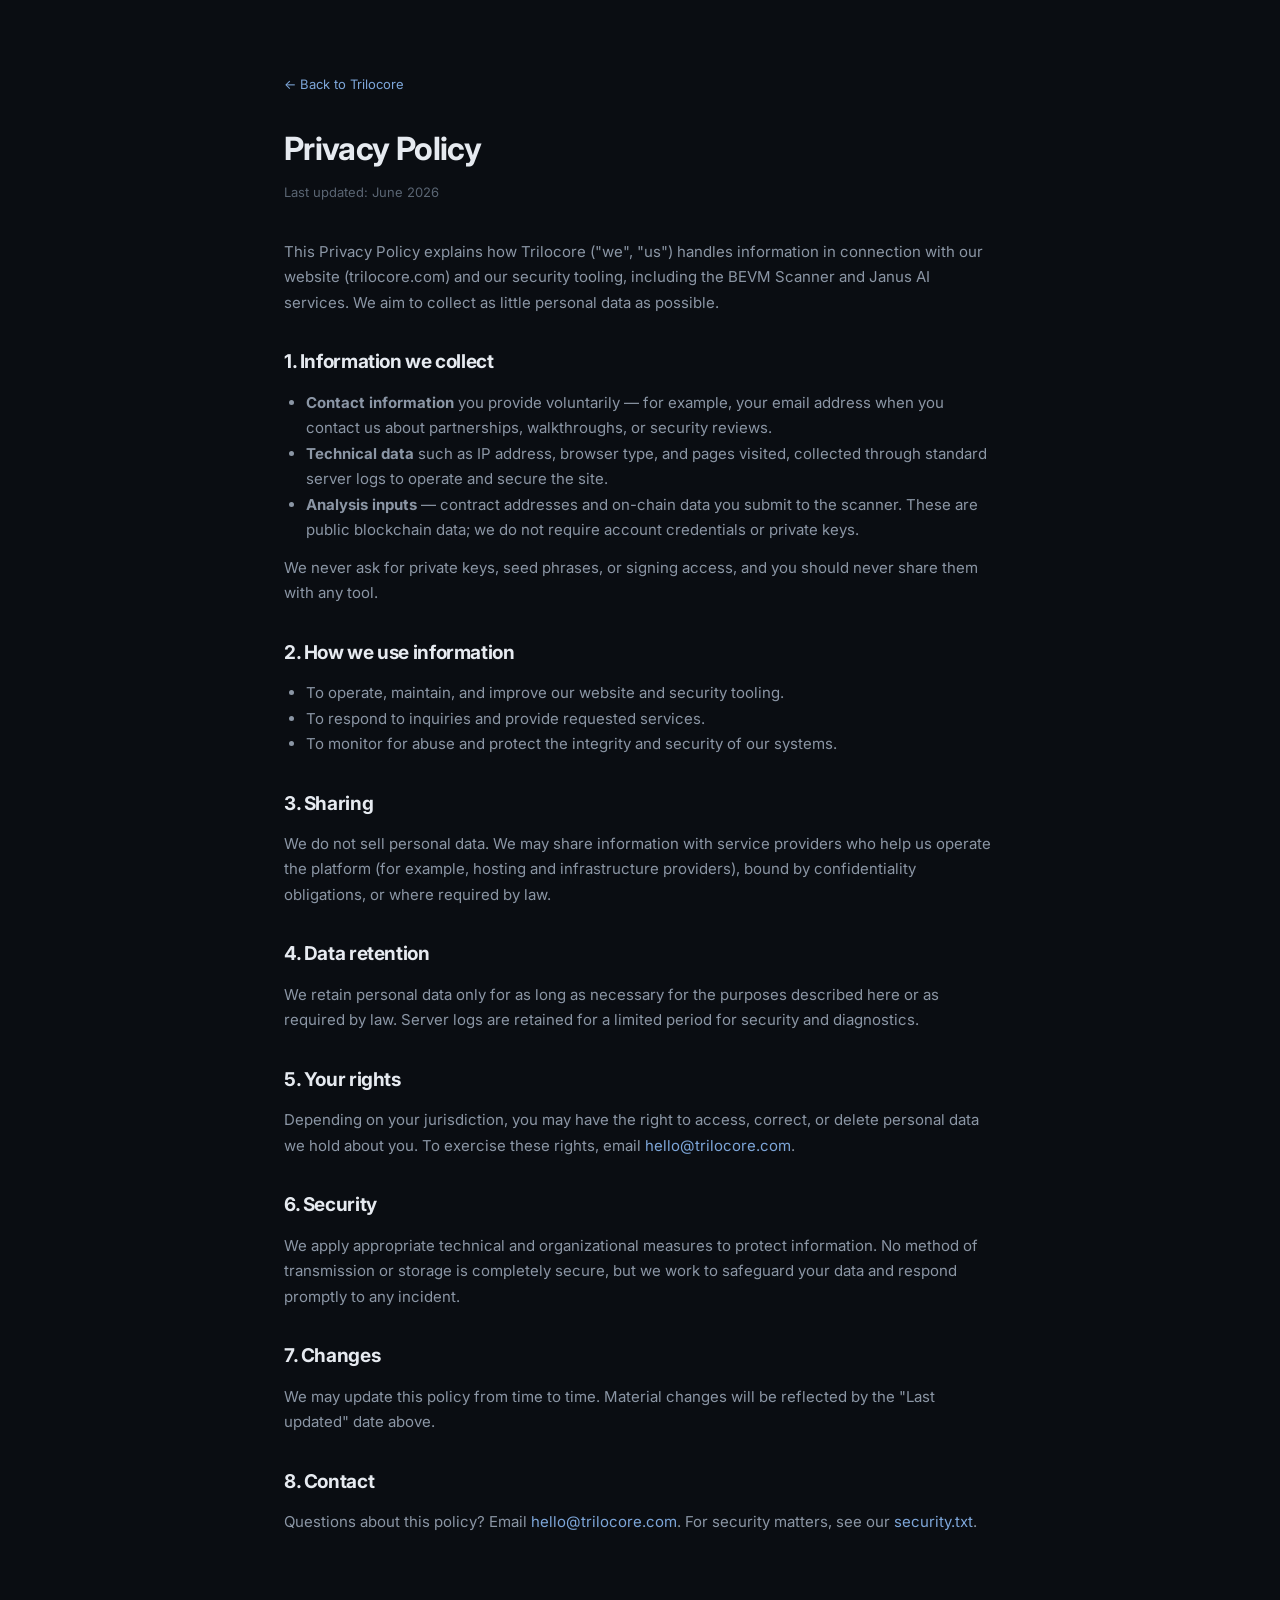
<file: privacy.html>
<!DOCTYPE html>
<html lang="en">
<head>
  <meta charset="UTF-8" />
  <meta name="viewport" content="width=device-width, initial-scale=1.0" />
  <title>Privacy Policy — Trilocore</title>
  <meta name="description" content="How Trilocore handles data across its website and security tooling." />
  <link rel="canonical" href="https://trilocore.com/privacy.html" />
  <meta name="theme-color" content="#0a0d12" />
  <link rel="icon" type="image/svg+xml" href="/favicon.svg" />
  <link rel="preconnect" href="https://fonts.googleapis.com" />
  <link rel="preconnect" href="https://fonts.gstatic.com" crossorigin />
  <link href="https://fonts.googleapis.com/css2?family=Inter:wght@400;500;600;700&family=JetBrains+Mono:wght@400;500&display=swap" rel="stylesheet" />
  <link rel="stylesheet" href="/assets/css/styles.css" />
</head>
<body>
<main class="legal">
  <a class="back-link" href="/">← Back to Trilocore</a>
  <h1>Privacy Policy</h1>
  <div class="updated">Last updated: June 2026</div>

  <p>
    This Privacy Policy explains how Trilocore ("we", "us") handles information in connection with
    our website (trilocore.com) and our security tooling, including the BEVM Scanner and Janus AI
    services. We aim to collect as little personal data as possible.
  </p>

  <h2>1. Information we collect</h2>
  <ul>
    <li><strong>Contact information</strong> you provide voluntarily — for example, your email address when you contact us about partnerships, walkthroughs, or security reviews.</li>
    <li><strong>Technical data</strong> such as IP address, browser type, and pages visited, collected through standard server logs to operate and secure the site.</li>
    <li><strong>Analysis inputs</strong> — contract addresses and on-chain data you submit to the scanner. These are public blockchain data; we do not require account credentials or private keys.</li>
  </ul>
  <p>We never ask for private keys, seed phrases, or signing access, and you should never share them with any tool.</p>

  <h2>2. How we use information</h2>
  <ul>
    <li>To operate, maintain, and improve our website and security tooling.</li>
    <li>To respond to inquiries and provide requested services.</li>
    <li>To monitor for abuse and protect the integrity and security of our systems.</li>
  </ul>

  <h2>3. Sharing</h2>
  <p>
    We do not sell personal data. We may share information with service providers who help us
    operate the platform (for example, hosting and infrastructure providers), bound by
    confidentiality obligations, or where required by law.
  </p>

  <h2>4. Data retention</h2>
  <p>
    We retain personal data only for as long as necessary for the purposes described here or as
    required by law. Server logs are retained for a limited period for security and diagnostics.
  </p>

  <h2>5. Your rights</h2>
  <p>
    Depending on your jurisdiction, you may have the right to access, correct, or delete personal
    data we hold about you. To exercise these rights, email
    <a href="mailto:hello@trilocore.com">hello@trilocore.com</a>.
  </p>

  <h2>6. Security</h2>
  <p>
    We apply appropriate technical and organizational measures to protect information. No method of
    transmission or storage is completely secure, but we work to safeguard your data and respond
    promptly to any incident.
  </p>

  <h2>7. Changes</h2>
  <p>
    We may update this policy from time to time. Material changes will be reflected by the "Last
    updated" date above.
  </p>

  <h2>8. Contact</h2>
  <p>
    Questions about this policy? Email <a href="mailto:hello@trilocore.com">hello@trilocore.com</a>.
    For security matters, see our <a href="/.well-known/security.txt">security.txt</a>.
  </p>
</main>
</body>
</html>
</file>
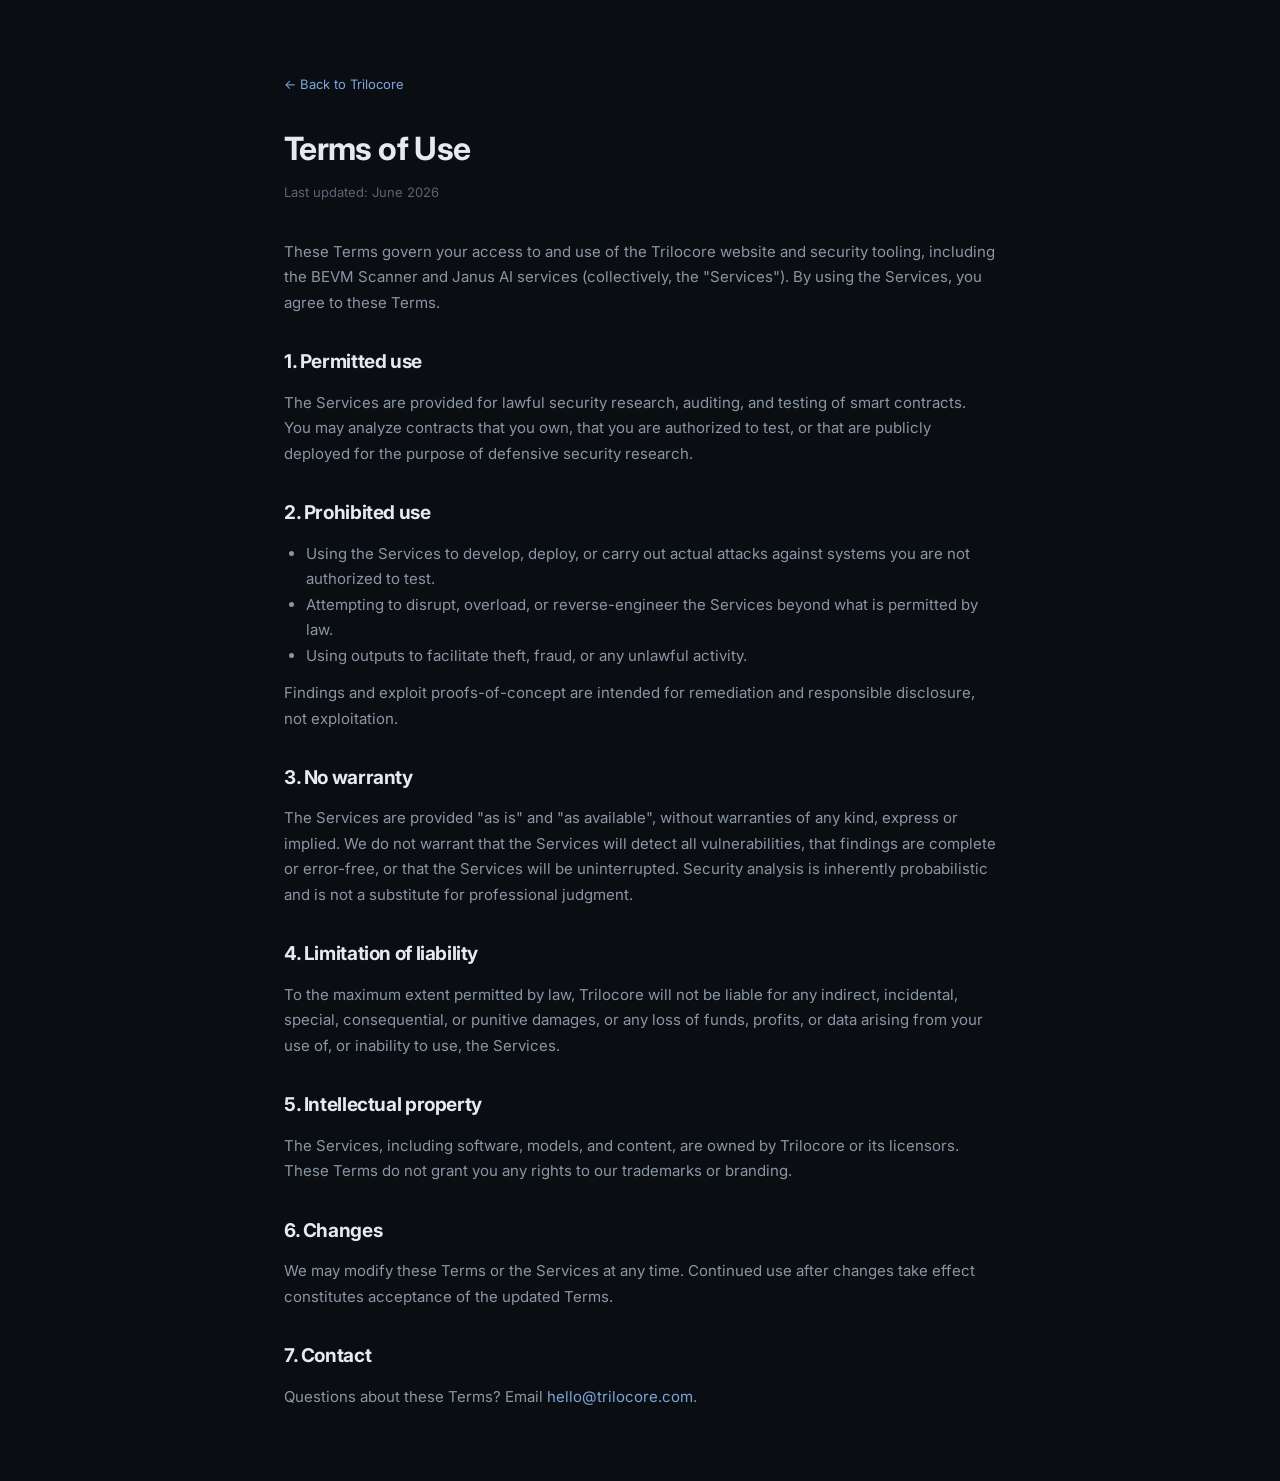
<file: terms.html>
<!DOCTYPE html>
<html lang="en">
<head>
  <meta charset="UTF-8" />
  <meta name="viewport" content="width=device-width, initial-scale=1.0" />
  <title>Terms of Use — Trilocore</title>
  <meta name="description" content="Terms governing use of the Trilocore website and security tooling." />
  <link rel="canonical" href="https://trilocore.com/terms.html" />
  <meta name="theme-color" content="#0a0d12" />
  <link rel="icon" type="image/svg+xml" href="/favicon.svg" />
  <link rel="preconnect" href="https://fonts.googleapis.com" />
  <link rel="preconnect" href="https://fonts.gstatic.com" crossorigin />
  <link href="https://fonts.googleapis.com/css2?family=Inter:wght@400;500;600;700&family=JetBrains+Mono:wght@400;500&display=swap" rel="stylesheet" />
  <link rel="stylesheet" href="/assets/css/styles.css" />
</head>
<body>
<main class="legal">
  <a class="back-link" href="/">← Back to Trilocore</a>
  <h1>Terms of Use</h1>
  <div class="updated">Last updated: June 2026</div>

  <p>
    These Terms govern your access to and use of the Trilocore website and security tooling,
    including the BEVM Scanner and Janus AI services (collectively, the "Services"). By using the
    Services, you agree to these Terms.
  </p>

  <h2>1. Permitted use</h2>
  <p>
    The Services are provided for lawful security research, auditing, and testing of smart
    contracts. You may analyze contracts that you own, that you are authorized to test, or that are
    publicly deployed for the purpose of defensive security research.
  </p>

  <h2>2. Prohibited use</h2>
  <ul>
    <li>Using the Services to develop, deploy, or carry out actual attacks against systems you are not authorized to test.</li>
    <li>Attempting to disrupt, overload, or reverse-engineer the Services beyond what is permitted by law.</li>
    <li>Using outputs to facilitate theft, fraud, or any unlawful activity.</li>
  </ul>
  <p>
    Findings and exploit proofs-of-concept are intended for remediation and responsible disclosure,
    not exploitation.
  </p>

  <h2>3. No warranty</h2>
  <p>
    The Services are provided "as is" and "as available", without warranties of any kind, express
    or implied. We do not warrant that the Services will detect all vulnerabilities, that findings
    are complete or error-free, or that the Services will be uninterrupted. Security analysis is
    inherently probabilistic and is not a substitute for professional judgment.
  </p>

  <h2>4. Limitation of liability</h2>
  <p>
    To the maximum extent permitted by law, Trilocore will not be liable for any indirect,
    incidental, special, consequential, or punitive damages, or any loss of funds, profits, or data
    arising from your use of, or inability to use, the Services.
  </p>

  <h2>5. Intellectual property</h2>
  <p>
    The Services, including software, models, and content, are owned by Trilocore or its licensors.
    These Terms do not grant you any rights to our trademarks or branding.
  </p>

  <h2>6. Changes</h2>
  <p>
    We may modify these Terms or the Services at any time. Continued use after changes take effect
    constitutes acceptance of the updated Terms.
  </p>

  <h2>7. Contact</h2>
  <p>
    Questions about these Terms? Email <a href="mailto:hello@trilocore.com">hello@trilocore.com</a>.
  </p>
</main>
</body>
</html>
</file>
<file: assets/css/styles.css>
/* ════════════════════════════════════════════════════════════════════
   Trilocore — site styles
   Restrained, enterprise dark UI. Calm slate palette, minimal motion.
   ════════════════════════════════════════════════════════════════════ */

*, *::before, *::after { box-sizing: border-box; margin: 0; padding: 0; }

:root {
  --bg:        #0a0d12;
  --surface:   #0e1218;
  --elevated:  #141a22;
  --overlay:   #1b222c;
  --border:    #232b36;
  --border-hi: #323c4a;

  --accent:    #5b8cc4;
  --accent-hi: #7da6d9;
  --accent-dim: rgba(91,140,196,.12);

  --text:      #e6eaf0;
  --muted:     #8b96a5;
  --faint:     #5a6573;

  --green:     #57a773;
  --red:       #c96a6a;
  --orange:    #c08a55;
  --yellow:    #c0a85e;

  --radius:    8px;
  --radius-lg: 12px;
  --maxw:      1120px;
}

html { scroll-behavior: smooth; color-scheme: dark; }

body {
  font-family: "Inter", ui-sans-serif, system-ui, sans-serif;
  background: var(--bg);
  color: var(--text);
  font-size: 15px;
  line-height: 1.6;
  -webkit-font-smoothing: antialiased;
}

::selection { background: rgba(91,140,196,.25); }

a { color: var(--accent-hi); text-decoration: none; }
a:hover { color: var(--text); }

img { max-width: 100%; display: block; }

h1, h2, h3 { letter-spacing: -.02em; }

code, .mono { font-family: "JetBrains Mono", ui-monospace, monospace; }
code {
  font-size: .85em; background: var(--accent-dim); color: var(--accent-hi);
  padding: 2px 6px; border-radius: 4px;
}

/* ── Layout helpers ─────────────────────────────────────────────────── */
.container { max-width: var(--maxw); margin: 0 auto; padding: 0 24px; }
.section    { padding: 96px 0; }
.section-sm { padding: 56px 0; }
.center { text-align: center; }
.muted { color: var(--muted); }

.eyebrow {
  font-size: 11px; font-weight: 700; letter-spacing: .14em;
  text-transform: uppercase; color: var(--accent-hi); margin-bottom: 14px;
}
.section-title { font-size: clamp(26px, 3.6vw, 40px); font-weight: 700; line-height: 1.15; margin-bottom: 16px; }
.section-body { font-size: 16px; color: var(--muted); max-width: 620px; line-height: 1.7; }
.section-head { max-width: 720px; margin-bottom: 56px; }
.section-head.center { margin-left: auto; margin-right: auto; }
.section-head.center .section-body { margin-left: auto; margin-right: auto; }
.footnote { font-size: 12px; color: var(--faint); line-height: 1.6; margin-top: 18px; }
.footnote sup { color: var(--muted); }

/* ── Nav ────────────────────────────────────────────────────────────── */
nav {
  position: sticky; top: 0; z-index: 100; height: 60px;
  background: rgba(10,13,18,.82); backdrop-filter: blur(12px);
  border-bottom: 1px solid var(--border);
}
.nav-inner {
  display: flex; align-items: center; justify-content: space-between;
  height: 100%; max-width: var(--maxw); margin: 0 auto; padding: 0 24px;
}
.nav-logo { display: flex; align-items: center; gap: 10px; font-weight: 700; font-size: 16px; color: var(--text); }
.nav-links { display: flex; align-items: center; gap: 28px; list-style: none; }
.nav-links a { color: var(--muted); font-size: 14px; font-weight: 500; transition: color 120ms; }
.nav-links a:hover { color: var(--text); }
.nav-cta {
  background: var(--accent); color: #07101a; font-size: 13px; font-weight: 600;
  padding: 8px 16px; border-radius: var(--radius); transition: background 140ms;
}
.nav-cta:hover { background: var(--accent-hi); color: #07101a; }

/* ── Buttons ────────────────────────────────────────────────────────── */
.btn {
  display: inline-flex; align-items: center; gap: 8px;
  font-weight: 600; font-size: 14px; padding: 11px 22px;
  border-radius: var(--radius); border: 1px solid transparent;
  cursor: pointer; transition: background 140ms, border-color 140ms, color 140ms;
}
.btn-primary { background: var(--accent); color: #07101a; }
.btn-primary:hover { background: var(--accent-hi); color: #07101a; }
.btn-secondary { background: transparent; color: var(--text); border-color: var(--border-hi); }
.btn-secondary:hover { border-color: var(--accent); color: var(--text); }
.btn-ghost { background: transparent; color: var(--muted); }
.btn-ghost:hover { color: var(--text); }

/* ── Hero ───────────────────────────────────────────────────────────── */
.hero { position: relative; overflow: hidden; padding: 84px 0 72px; border-bottom: 1px solid var(--border); }
.hero::before {
  content: ""; position: absolute; inset: 0;
  background-image:
    linear-gradient(rgba(230,237,243,.018) 1px, transparent 1px),
    linear-gradient(90deg, rgba(230,237,243,.018) 1px, transparent 1px);
  background-size: 60px 60px;
  -webkit-mask-image: radial-gradient(ellipse 80% 60% at 50% 30%, #000 40%, transparent 100%);
  mask-image: radial-gradient(ellipse 80% 60% at 50% 30%, #000 40%, transparent 100%);
  pointer-events: none;
}
.hero-inner {
  position: relative; z-index: 1;
  display: grid; grid-template-columns: minmax(0,1fr) minmax(0,1.05fr);
  gap: 56px; align-items: center;
}
.hero-badge {
  display: inline-flex; align-items: center; gap: 8px;
  background: var(--accent-dim); border: 1px solid var(--border-hi);
  border-radius: 100px; padding: 5px 14px;
  font-size: 12px; font-weight: 600; color: var(--accent-hi);
  letter-spacing: .04em; margin-bottom: 24px;
}
.hero-badge .dot { width: 6px; height: 6px; background: var(--green); border-radius: 50%; }
.hero h1 { font-size: clamp(34px, 4.6vw, 52px); font-weight: 700; line-height: 1.08; margin-bottom: 22px; }
.hero h1 .hl { color: var(--accent-hi); }
.hero-sub { font-size: clamp(16px, 2vw, 18px); color: var(--muted); max-width: 560px; line-height: 1.65; margin-bottom: 30px; }
.hero-actions { display: flex; gap: 12px; flex-wrap: wrap; margin-bottom: 26px; }
.hero-meta { display: flex; flex-wrap: wrap; gap: 8px 22px; font-size: 13px; color: var(--muted); }
.hero-meta span { display: inline-flex; align-items: center; gap: 7px; }
.hero-meta .ok { color: var(--green); }

/* ── Product preview card (hero) ────────────────────────────────────── */
.preview { border: 1px solid var(--border-hi); border-radius: var(--radius-lg); overflow: hidden; background: var(--surface); box-shadow: 0 18px 50px rgba(0,0,0,.45); }
.preview-chrome { display: flex; align-items: center; gap: 8px; padding: 9px 13px; background: #0b0f15; border-bottom: 1px solid var(--border); }
.preview-chrome .dot { width: 10px; height: 10px; border-radius: 50%; }
.preview-chrome .r { background: #c96a6a; }
.preview-chrome .y { background: #c0a85e; }
.preview-chrome .g { background: #57a773; }
.preview-url { margin-left: 10px; flex: 1; font-family: "JetBrains Mono", monospace; font-size: 12px; color: var(--muted); }
.preview-body { padding: 18px; }
.preview-row { display: flex; align-items: center; justify-content: space-between; font-size: 12px; color: var(--muted); margin-bottom: 14px; font-family: "JetBrains Mono", monospace; }
.preview-row b { color: var(--text); font-weight: 600; }
.finding { display: flex; gap: 12px; align-items: flex-start; padding: 12px 14px; border: 1px solid var(--border); border-radius: 8px; margin-bottom: 10px; background: var(--elevated); }
.finding:last-child { margin-bottom: 0; }
.sev { flex-shrink: 0; font-family: "JetBrains Mono", monospace; font-size: 10px; font-weight: 700; letter-spacing: .04em; padding: 3px 8px; border-radius: 4px; margin-top: 1px; }
.sev-crit { background: rgba(201,106,106,.16); color: var(--red); }
.sev-high { background: rgba(192,138,85,.16); color: var(--orange); }
.sev-pass { background: rgba(87,167,115,.16); color: var(--green); }
.finding-t { font-size: 13px; font-weight: 600; color: var(--text); margin-bottom: 2px; }
.finding-d { font-size: 12px; color: var(--muted); line-height: 1.5; }
.preview-foot { margin-top: 14px; padding-top: 14px; border-top: 1px solid var(--border); font-family: "JetBrains Mono", monospace; font-size: 12px; color: var(--green); }

/* ── Audience / trust strip ─────────────────────────────────────────── */
.strip { background: var(--surface); border-bottom: 1px solid var(--border); }
.strip-inner { display: flex; flex-wrap: wrap; align-items: center; justify-content: center; gap: 14px 36px; padding: 22px 0; }
.strip-lead { font-size: 13px; color: var(--faint); font-weight: 600; letter-spacing: .04em; }
.strip-item { display: flex; align-items: center; gap: 9px; font-size: 14px; color: var(--muted); }
.strip-item b { color: var(--text); font-weight: 600; }
.strip-item svg { flex-shrink: 0; }

/* ── Stats ──────────────────────────────────────────────────────────── */
.stats { border-bottom: 1px solid var(--border); background: var(--bg); }
.stats-grid { display: grid; grid-template-columns: repeat(auto-fit, minmax(150px,1fr)); }
.stat { text-align: center; padding: 28px 16px; border-right: 1px solid var(--border); }
.stat:last-child { border-right: none; }
.stat-num { font-size: 30px; font-weight: 700; color: var(--text); font-variant-numeric: tabular-nums; letter-spacing: -.02em; }
.stat-num .u { color: var(--accent-hi); }
.stat-label { font-size: 12px; color: var(--muted); margin-top: 4px; }

/* ── Generic card grids ─────────────────────────────────────────────── */
.grid-2 { display: grid; grid-template-columns: 1fr 1fr; gap: 28px; }
.grid-3 { display: grid; grid-template-columns: repeat(3,1fr); gap: 20px; }
.card { background: var(--elevated); border: 1px solid var(--border); border-radius: var(--radius-lg); padding: 26px; transition: border-color 180ms; }
.card:hover { border-color: var(--border-hi); }
.card-eyebrow { font-family: "JetBrains Mono", monospace; font-size: 11px; font-weight: 600; color: var(--accent-hi); margin-bottom: 12px; }
.card-title { font-size: 16px; font-weight: 700; margin-bottom: 8px; }
.card-body { font-size: 13.5px; color: var(--muted); line-height: 1.6; }

/* ── Problem ────────────────────────────────────────────────────────── */
.problem-grid { display: grid; grid-template-columns: 0.85fr 1.15fr; gap: 48px; align-items: start; }
.stat-card { border-left: 2px solid var(--border-hi); padding: 4px 0 4px 18px; margin-bottom: 22px; }
.stat-card:last-child { margin-bottom: 0; }
.stat-card .big { font-size: 34px; font-weight: 800; line-height: 1; margin-bottom: 6px; letter-spacing: -.03em; }
.stat-card .big.red { color: var(--red); }
.stat-card .big.orange { color: var(--orange); }
.stat-card .big.yellow { color: var(--yellow); }
.stat-card .desc { font-size: 13px; color: var(--muted); line-height: 1.55; }
.gap-list { list-style: none; }
.gap-list li { display: flex; gap: 12px; align-items: flex-start; padding: 14px 0; border-bottom: 1px solid var(--border); font-size: 14px; }
.gap-list li:last-child { border-bottom: none; }
.gap-list strong { color: var(--text); }
.tag { flex-shrink: 0; font-family: "JetBrains Mono", monospace; font-size: 11px; font-weight: 700; padding: 3px 8px; border-radius: 4px; margin-top: 1px; }
.tag-p0 { background: rgba(201,106,106,.15); color: var(--red); }
.tag-p1 { background: rgba(192,138,85,.15); color: var(--orange); }
.tag-p2 { background: rgba(192,168,94,.15); color: var(--yellow); }

/* ── Products ───────────────────────────────────────────────────────── */
.products { background: var(--surface); }
.product-icon { width: 46px; height: 46px; border-radius: 10px; display: flex; align-items: center; justify-content: center; margin-bottom: 18px; background: var(--accent-dim); }
.product-name { font-size: 20px; font-weight: 700; margin-bottom: 4px; }
.product-url { font-family: "JetBrains Mono", monospace; font-size: 12px; margin-bottom: 16px; }
.product-desc { color: var(--muted); font-size: 14px; line-height: 1.65; margin-bottom: 22px; }
.feature-list { list-style: none; display: flex; flex-direction: column; gap: 9px; }
.feature-list li { display: flex; gap: 10px; align-items: flex-start; font-size: 13px; color: var(--muted); }
.feature-list li::before { content: ""; flex-shrink: 0; width: 6px; height: 6px; margin-top: 6px; border-radius: 50%; background: var(--accent); }

/* ── Workbench preview ──────────────────────────────────────────────── */
.workbench { background: var(--bg); }
.wb-frame { border: 1px solid var(--border-hi); border-radius: var(--radius-lg); overflow: hidden; background: var(--surface); box-shadow: 0 18px 50px rgba(0,0,0,.45); }
.wb-top { display: flex; align-items: center; gap: 18px; flex-wrap: wrap; padding: 10px 16px; border-bottom: 1px solid var(--border); font-size: 12px; color: var(--muted); font-family: "JetBrains Mono", monospace; }
.wb-brand { color: var(--accent-hi); font-weight: 700; font-family: "Inter", sans-serif; font-size: 14px; }
.wb-top b { color: var(--text); font-weight: 600; }
.wb-pill { margin-left: auto; display: inline-flex; align-items: center; gap: 7px; color: var(--green); border: 1px solid rgba(87,167,115,.3); border-radius: 5px; padding: 2px 9px; font-size: 11px; font-weight: 700; }
.wb-body { display: grid; grid-template-columns: 220px 1fr; min-height: 420px; }
.wb-side { border-right: 1px solid var(--border); padding: 14px; background: var(--surface); font-size: 12px; }
.wb-addr { font-family: "JetBrains Mono", monospace; font-size: 11px; color: var(--accent-hi); word-break: break-all; line-height: 1.4; margin-bottom: 8px; }
.wb-meta { color: var(--muted); font-size: 11px; line-height: 1.7; margin-bottom: 14px; }
.wb-meta .sol { color: var(--green); font-weight: 600; }
.wb-grouphdr { font-size: 10px; font-weight: 700; letter-spacing: .08em; text-transform: uppercase; color: var(--faint); margin: 14px 0 8px; }
.wb-sel { font-family: "JetBrains Mono", monospace; font-size: 11.5px; padding: 4px 0; color: var(--accent-hi); display: flex; justify-content: space-between; }
.wb-sel .t { color: var(--faint); }
.wb-main { display: flex; flex-direction: column; }
.wb-tabbar { display: flex; gap: 2px; overflow-x: auto; padding: 0 10px; border-bottom: 1px solid var(--border); background: var(--bg); }
.wb-tab { padding: 11px 13px; font-size: 12.5px; color: var(--muted); white-space: nowrap; border-bottom: 2px solid transparent; }
.wb-tab.active { color: var(--text); border-bottom-color: var(--accent); }
.wb-panes { display: grid; grid-template-columns: 1fr 1fr; flex: 1; }
.wb-req, .wb-res { padding: 16px; }
.wb-req { border-right: 1px solid var(--border); }
.wb-send { background: var(--accent); color: #07101a; border: none; font-weight: 600; font-size: 12px; padding: 6px 18px; border-radius: 6px; margin-bottom: 14px; }
.wb-field { margin-bottom: 10px; }
.wb-field label { display: block; font-size: 10px; color: var(--faint); text-transform: uppercase; letter-spacing: .05em; margin-bottom: 3px; }
.wb-input { font-family: "JetBrains Mono", monospace; font-size: 12px; color: var(--text); background: var(--overlay); border: 1px solid var(--border); border-radius: 5px; padding: 6px 10px; white-space: nowrap; overflow: hidden; text-overflow: ellipsis; }
.wb-row3 { display: grid; grid-template-columns: 1fr 1fr 1fr; gap: 8px; }
.wb-panehdr { font-size: 11px; color: var(--faint); text-transform: uppercase; letter-spacing: .06em; margin-bottom: 10px; }
.wb-ok { color: var(--green); font-family: "JetBrains Mono", monospace; font-size: 12px; font-weight: 600; margin-bottom: 10px; }
.wb-kv { font-family: "JetBrains Mono", monospace; font-size: 12px; color: var(--muted); line-height: 1.8; }
.wb-kv .v { color: var(--text); }
.wb-trace { margin-top: 12px; border: 1px solid rgba(87,167,115,.3); border-radius: 8px; padding: 12px 14px; background: rgba(87,167,115,.04); font-family: "JetBrains Mono", monospace; font-size: 11.5px; line-height: 1.7; }
.wb-trace .h { color: var(--green); font-weight: 700; display: flex; justify-content: space-between; }
.wb-trace .h small { color: var(--faint); font-weight: 400; }
.wb-caption { margin-top: 16px; font-size: 13px; color: var(--muted); }

/* ── Comparison ─────────────────────────────────────────────────────── */
.compare-wrap { border: 1px solid var(--border); border-radius: var(--radius-lg); overflow: hidden; overflow-x: auto; }
table.compare { width: 100%; border-collapse: collapse; font-size: 14px; min-width: 720px; }
.compare th, .compare td { padding: 13px 18px; text-align: left; border-bottom: 1px solid var(--border); white-space: nowrap; }
.compare thead th { background: var(--surface); font-size: 11px; text-transform: uppercase; letter-spacing: .06em; color: var(--muted); font-weight: 700; }
.compare thead th.us { color: var(--accent-hi); }
.compare tbody tr:last-child td { border-bottom: none; }
.compare td.feat { color: var(--text); font-weight: 500; white-space: normal; }
.compare td.us { background: rgba(91,140,196,.06); color: var(--text); font-weight: 600; }
.compare .yes { color: var(--green); font-weight: 700; }
.compare .no { color: var(--faint); }
.compare .partial { color: var(--yellow); }

/* ── Who it's for ───────────────────────────────────────────────────── */
.audience { background: var(--surface); }
.aud-card .ico { width: 40px; height: 40px; border-radius: 9px; background: var(--accent-dim); display: flex; align-items: center; justify-content: center; margin-bottom: 16px; }

/* ── Roadmap ────────────────────────────────────────────────────────── */
.roadmap-grid { display: grid; grid-template-columns: 1.2fr 0.8fr; gap: 48px; }
.milestone { display: flex; gap: 18px; padding: 18px 0; border-bottom: 1px solid var(--border); }
.milestone:last-child { border-bottom: none; }
.ms-dot { width: 32px; height: 32px; border-radius: 50%; flex-shrink: 0; display: flex; align-items: center; justify-content: center; font-size: 13px; font-weight: 700; font-family: "JetBrains Mono", monospace; }
.ms-dot.done { background: rgba(87,167,115,.14); color: var(--green); }
.ms-dot.active { background: var(--accent-dim); color: var(--accent-hi); }
.ms-dot.next { background: rgba(192,168,94,.12); color: var(--yellow); }
.ms-dot.future { background: rgba(90,101,115,.18); color: var(--faint); }
.ms-title { font-weight: 600; font-size: 14px; margin-bottom: 4px; }
.ms-body { font-size: 13px; color: var(--muted); line-height: 1.55; }
.aside-card { background: var(--elevated); border: 1px solid var(--border); border-radius: var(--radius-lg); padding: 24px; }
.aside-card h3 { font-size: 16px; margin-bottom: 12px; }
.aside-card p { font-size: 13px; color: var(--muted); line-height: 1.7; }

/* ── FAQ ────────────────────────────────────────────────────────────── */
.faq { background: var(--bg); }
.faq-grid { display: grid; grid-template-columns: 1fr 1fr; gap: 22px 48px; }
.faq-item { border-bottom: 1px solid var(--border); padding-bottom: 18px; }
.faq-q { font-size: 15px; font-weight: 600; color: var(--text); margin-bottom: 8px; }
.faq-a { font-size: 13.5px; color: var(--muted); line-height: 1.65; }

/* ── Contact / CTA ──────────────────────────────────────────────────── */
.contact { background: var(--surface); border-top: 1px solid var(--border); }
.contact-inner { max-width: 720px; margin: 0 auto; text-align: center; }
.cta-row { display: flex; gap: 12px; justify-content: center; flex-wrap: wrap; margin-top: 32px; }
.contact-alt { margin-top: 26px; font-size: 13px; color: var(--muted); display: flex; gap: 22px; justify-content: center; flex-wrap: wrap; }

/* ── Footer ─────────────────────────────────────────────────────────── */
footer { border-top: 1px solid var(--border); background: var(--bg); padding: 52px 0 32px; }
.footer-grid { display: grid; grid-template-columns: 2fr 1fr 1fr 1fr 1fr; gap: 32px; margin-bottom: 40px; }
.footer-brand { font-weight: 700; font-size: 16px; margin-bottom: 10px; display: flex; align-items: center; gap: 8px; }
.footer-tagline { font-size: 13px; color: var(--muted); line-height: 1.6; max-width: 260px; }
.footer-col-title { font-size: 11px; font-weight: 700; text-transform: uppercase; letter-spacing: .08em; color: var(--faint); margin-bottom: 14px; }
.footer-links { list-style: none; display: flex; flex-direction: column; gap: 9px; }
.footer-links a { font-size: 13px; color: var(--muted); transition: color 120ms; }
.footer-links a:hover { color: var(--text); }
.footer-bottom { display: flex; justify-content: space-between; align-items: center; gap: 14px; flex-wrap: wrap; padding-top: 24px; border-top: 1px solid var(--border); font-size: 12px; color: var(--faint); }

/* ── Legal pages ────────────────────────────────────────────────────── */
.legal { max-width: 760px; margin: 0 auto; padding: 72px 24px; }
.legal h1 { font-size: 32px; margin-bottom: 8px; }
.legal .updated { font-size: 13px; color: var(--faint); margin-bottom: 36px; }
.legal h2 { font-size: 19px; margin: 32px 0 12px; }
.legal p, .legal li { font-size: 15px; color: var(--muted); line-height: 1.7; }
.legal ul { margin: 12px 0 12px 22px; }
.legal a { color: var(--accent-hi); }
.back-link { display: inline-flex; align-items: center; gap: 6px; font-size: 13px; color: var(--muted); margin-bottom: 28px; }

/* ── Scroll reveal (subtle) ─────────────────────────────────────────── */
.reveal { opacity: 0; transform: translateY(16px); transition: opacity 500ms ease, transform 500ms ease; }
.reveal.visible { opacity: 1; transform: translateY(0); }
.reveal-d1 { transition-delay: 70ms; }
.reveal-d2 { transition-delay: 140ms; }

/* ── Responsive ─────────────────────────────────────────────────────── */
@media (max-width: 960px) {
  .hero-inner { grid-template-columns: 1fr; gap: 40px; }
  .grid-2, .grid-3, .problem-grid, .roadmap-grid, .faq-grid { grid-template-columns: 1fr; }
  .footer-grid { grid-template-columns: 1fr 1fr; }
  .nav-links { display: none; }
  .wb-side { display: none; }
  .wb-body { grid-template-columns: 1fr; }
  .wb-panes { grid-template-columns: 1fr; }
  .wb-req { border-right: none; border-bottom: 1px solid var(--border); }
}
@media (max-width: 600px) {
  .section { padding: 64px 0; }
  .footer-grid { grid-template-columns: 1fr 1fr; }
  .stat { border-right: none; border-bottom: 1px solid var(--border); }
}

@media (prefers-reduced-motion: reduce) {
  *, *::before, *::after { animation-duration: .001ms !important; transition-duration: .001ms !important; }
  .reveal { opacity: 1; transform: none; }
}
</file>
